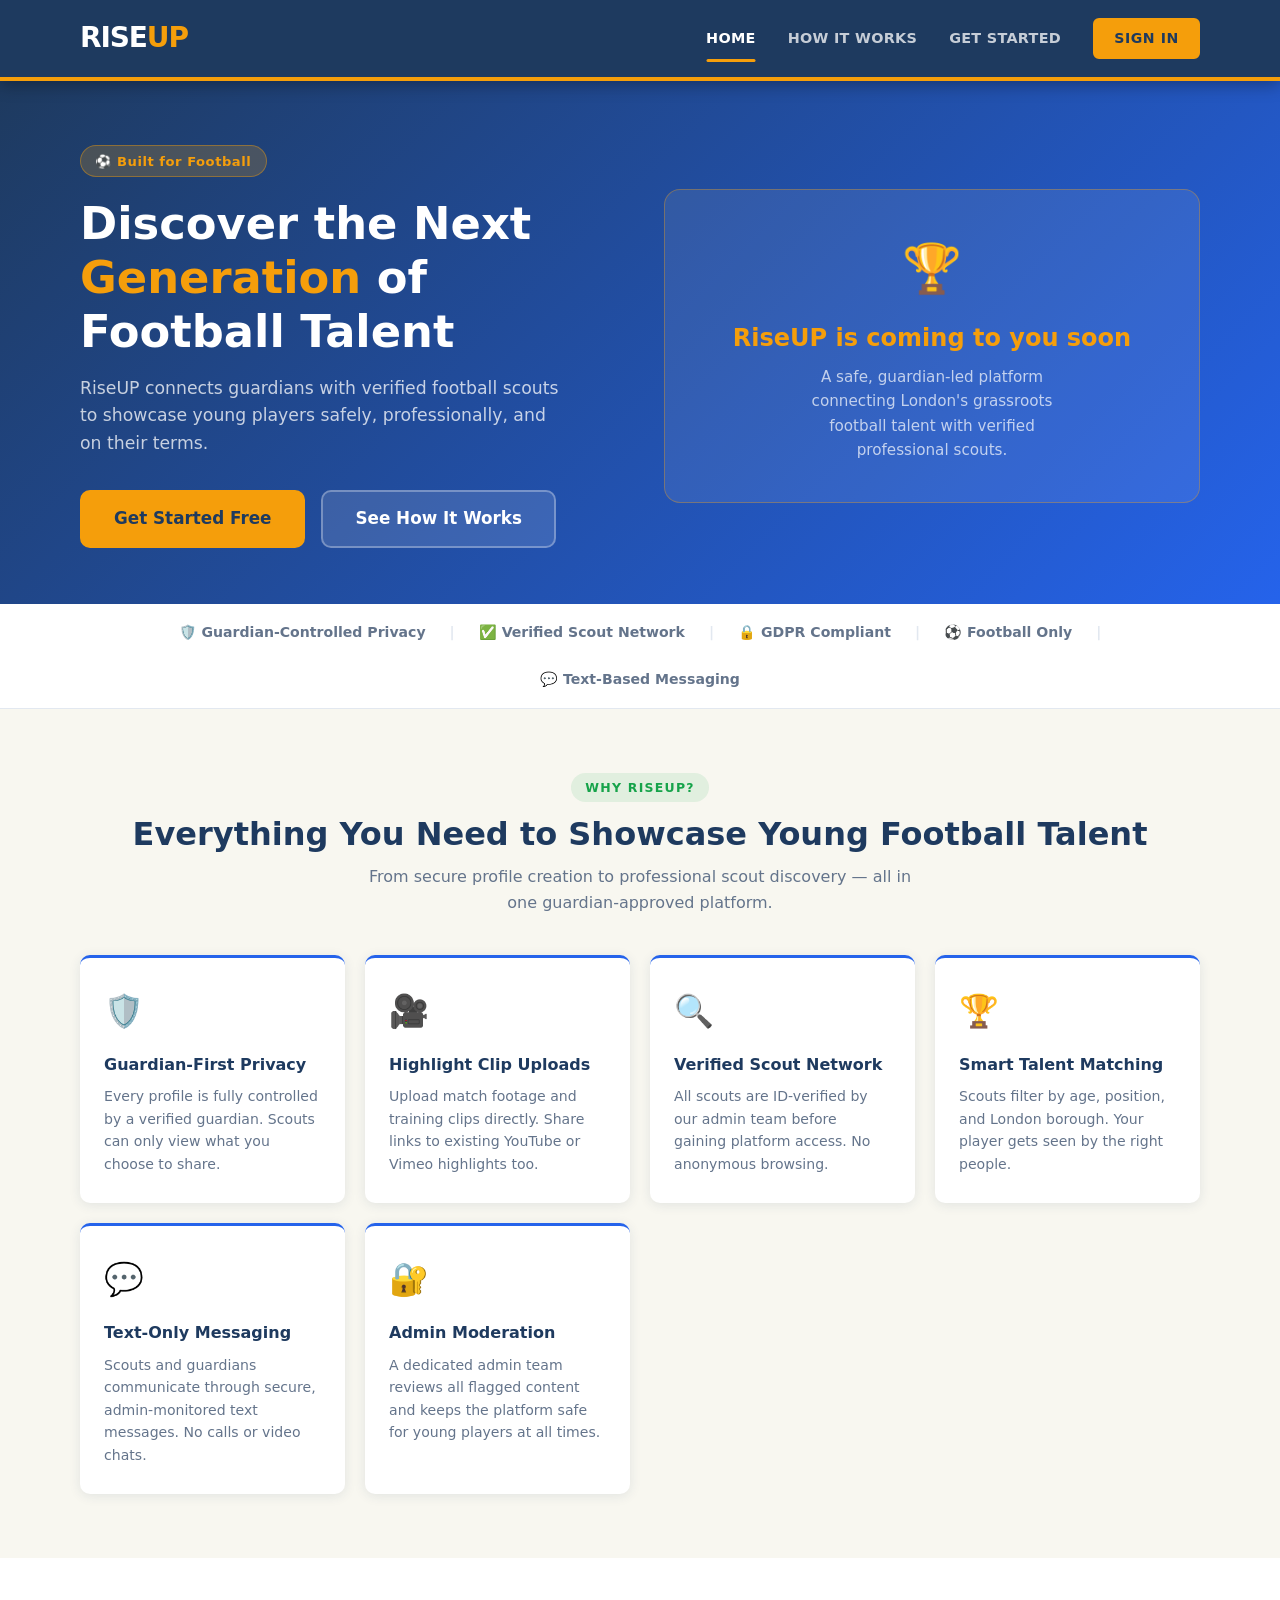
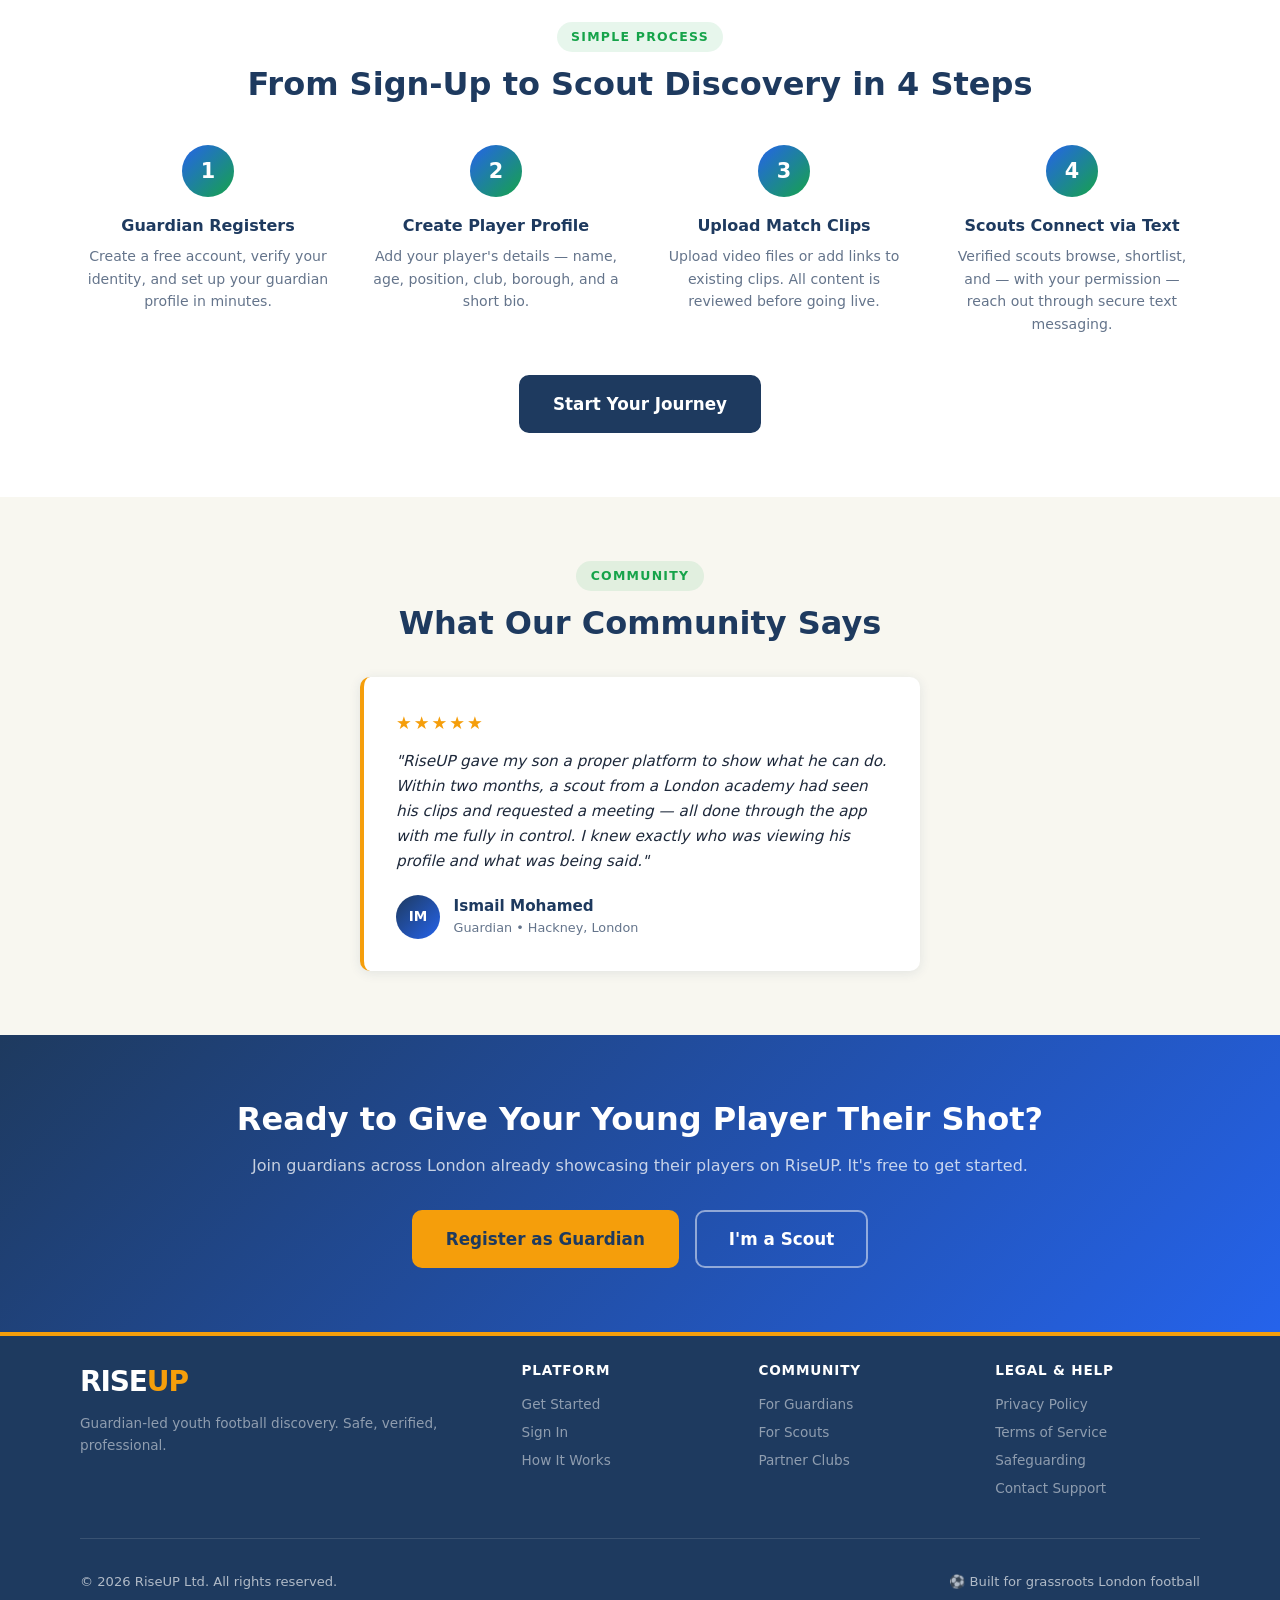
<file: index.html>
<!DOCTYPE html>
<html lang="en">
<head>
  <meta charset="UTF-8" />
  <meta name="viewport" content="width=device-width, initial-scale=1.0" />
  <title>RiseUP – Guardian-Led Youth Football Discovery</title>
  <link rel="stylesheet" href="style.css" />
  <style>
    /* ── Hero ── */
    .hero { background: linear-gradient(135deg, var(--navy) 0%, var(--blue) 100%); padding: 4rem 0 3.5rem; }
    .hero-inner { display: grid; grid-template-columns: 1fr 1fr; gap: 3rem; align-items: center; }
    .hero-tag { display: inline-block; background: rgba(245,158,11,.2); border: 1px solid rgba(245,158,11,.4); color: var(--gold); font-size: .82rem; font-weight: 700; padding: .3rem .9rem; border-radius: 999px; margin-bottom: 1.25rem; letter-spacing: .04em; }
    .hero-copy h1 { color: var(--white); }
    .hero-copy h1 span { color: var(--gold); }
    .hero-copy > p { color: rgba(255,255,255,.75); font-size: 1.08rem; margin: 1rem 0 2rem; max-width: 480px; }
    .hero-actions { display: flex; gap: 1rem; flex-wrap: wrap; }
    .btn-secondary { background: rgba(255,255,255,.12); color: var(--white); border: 2px solid rgba(255,255,255,.3); }
    .btn-secondary:hover { background: rgba(255,255,255,.22); border-color: rgba(255,255,255,.5); color: var(--white); text-decoration: none; }
    .coming-soon-box {
      background: rgba(255,255,255,.08);
      border: 1px solid rgba(245,158,11,.35);
      border-radius: 16px;
      padding: 2.5rem 2rem;
      text-align: center;
      color: var(--white);
    }
    .coming-soon-box .cs-emoji { font-size: 3rem; margin-bottom: .75rem; }
    .coming-soon-box h3 { font-size: 1.5rem; color: var(--gold); margin-bottom: .5rem; }
    .coming-soon-box p { color: rgba(255,255,255,.7); font-size: .95rem; max-width: 280px; margin: 0 auto; }

    /* ── Trust bar ── */
    .trust-bar { background: var(--white); padding: 1.1rem 0; border-bottom: 1px solid var(--grey-light); }
    .trust-bar-inner { display: flex; gap: 1.5rem; align-items: center; flex-wrap: wrap; justify-content: center; color: var(--text-muted); font-size: .88rem; font-weight: 600; }
    .trust-bar-inner span.sep { color: var(--grey-light); }

    /* ── Features ── */
    .features { padding: 4rem 0; background: var(--light); }
    .section-header { margin-bottom: 2.5rem; }
    .text-center { text-align: center; }
    .section-label { display: inline-block; font-size: .78rem; font-weight: 700; text-transform: uppercase; letter-spacing: .1em; color: var(--green); background: rgba(22,163,74,.1); padding: .3rem .9rem; border-radius: 999px; margin-bottom: .75rem; }
    .section-header h2 { color: var(--navy); }
    .section-header p { color: var(--text-muted); max-width: 560px; margin: .5rem auto 0; }
    .features-grid { display: grid; grid-template-columns: repeat(auto-fit, minmax(240px, 1fr)); gap: 1.25rem; }
    .feature-card { background: var(--white); border-radius: var(--radius); padding: 1.75rem 1.5rem; box-shadow: var(--shadow); border-top: 3px solid var(--blue); transition: transform var(--transition); }
    .feature-card:hover { transform: translateY(-3px); }
    .feature-icon { font-size: 2rem; margin-bottom: .9rem; }
    .feature-card h3 { font-size: 1rem; color: var(--navy); margin-bottom: .5rem; }
    .feature-card p { font-size: .88rem; color: var(--text-muted); margin: 0; }

    /* ── How it works ── */
    .how-it-works { padding: 4rem 0; background: var(--white); }
    .steps-grid { display: grid; grid-template-columns: repeat(auto-fit, minmax(200px, 1fr)); gap: 2rem; margin-bottom: 2.5rem; }
    .step { text-align: center; }
    .step-num { width: 52px; height: 52px; border-radius: 50%; background: linear-gradient(135deg, var(--blue), var(--green)); color: var(--white); font-size: 1.3rem; font-weight: 800; display: grid; place-items: center; margin: 0 auto 1rem; }
    .step h3 { font-size: 1rem; color: var(--navy); margin-bottom: .4rem; }
    .step p { font-size: .88rem; color: var(--text-muted); margin: 0; }
    .mt-3 { margin-top: 1.5rem; }

    /* ── Testimonial ── */
    .testimonials { padding: 4rem 0; background: var(--light); }
    .testi-card { background: var(--white); border-radius: var(--radius); padding: 2rem; box-shadow: var(--shadow); max-width: 560px; margin: 0 auto; border-left: 4px solid var(--gold); }
    .stars { color: var(--gold); font-size: 1.1rem; margin-bottom: .75rem; letter-spacing: 2px; }
    .testi-text { font-size: .95rem; color: var(--text); line-height: 1.65; margin-bottom: 1.25rem; font-style: italic; }
    .testi-author { display: flex; align-items: center; gap: .85rem; }
    .testi-avatar { width: 44px; height: 44px; border-radius: 50%; background: linear-gradient(135deg, var(--navy), var(--blue)); color: var(--white); font-size: .85rem; font-weight: 800; display: grid; place-items: center; flex-shrink: 0; }
    .testi-name { font-weight: 700; color: var(--navy); font-size: .95rem; }
    .testi-role { font-size: .8rem; color: var(--text-muted); }

    /* ── CTA ── */
    .cta-banner { background: linear-gradient(135deg, var(--navy), var(--blue)); padding: 4rem 0; text-align: center; color: var(--white); }
    .cta-banner h2 { color: var(--white); margin-bottom: .75rem; }
    .cta-banner p { color: rgba(255,255,255,.75); margin-bottom: 2rem; }
    .cta-actions { display: flex; gap: 1rem; justify-content: center; flex-wrap: wrap; }
    .btn-outline-white { background: transparent; color: var(--white); border: 2px solid rgba(255,255,255,.5); }
    .btn-outline-white:hover { background: rgba(255,255,255,.12); color: var(--white); text-decoration: none; }

    /* ── Footer extras ── */
    .footer-grid { display: grid; grid-template-columns: 2fr 1fr 1fr 1fr; gap: 2rem; margin-bottom: 2rem; padding-bottom: 2rem; border-bottom: 1px solid rgba(255,255,255,.12); }
    .footer-brand p { font-size: .85rem; color: rgba(255,255,255,.5); margin-top: .5rem; }
    .footer-col h4 { font-size: .85rem; font-weight: 700; color: var(--white); text-transform: uppercase; letter-spacing: .06em; margin-bottom: .75rem; }
    .footer-col a { display: block; font-size: .85rem; color: rgba(255,255,255,.5); margin-bottom: .4rem; }
    .footer-col a:hover { color: var(--gold); text-decoration: none; }

    @media (max-width: 860px) {
      .hero-inner { grid-template-columns: 1fr; }
      .coming-soon-box { display: none; }
      .footer-grid { grid-template-columns: 1fr 1fr; }
    }
    @media (max-width: 500px) {
      .footer-grid { grid-template-columns: 1fr; }
    }
  </style>
</head>
<body>

<!-- Header -->
<header class="site-header">
  <div class="container">
    <div class="header-inner">
      <a href="index.html" class="logo">
        <span class="logo-text">Rise<span>UP</span></span>
      </a>
      <nav class="site-nav">
        <a href="index.html" class="active">Home</a>
        <a href="#how-it-works">How It Works</a>
        <a href="login.html">Get Started</a>
        <a href="login.html" class="nav-cta">Sign In</a>
      </nav>
    </div>
  </div>
</header>

<main>

  <!-- Hero -->
  <section class="hero">
    <div class="container">
      <div class="hero-inner">
        <div class="hero-copy">
          <div class="hero-tag">&#9917; Built for Football</div>
          <h1>Discover the Next <span>Generation</span> of Football Talent</h1>
          <p>RiseUP connects guardians with verified football scouts to showcase young players safely, professionally, and on their terms.</p>
          <div class="hero-actions">
            <a href="login.html" class="btn btn-primary btn-lg">Get Started Free</a>
            <a href="#how-it-works" class="btn btn-secondary btn-lg">See How It Works</a>
          </div>
        </div>
        <div class="coming-soon-box">
          <div class="cs-emoji">&#127942;</div>
          <h3>RiseUP is coming to you soon</h3>
          <p>A safe, guardian-led platform connecting London's grassroots football talent with verified professional scouts.</p>
        </div>
      </div>
    </div>
  </section>

  <!-- Trust bar -->
  <div class="trust-bar">
    <div class="container">
      <div class="trust-bar-inner">
        <span>&#128737;&#65039; Guardian-Controlled Privacy</span>
        <span class="sep">|</span>
        <span>&#9989; Verified Scout Network</span>
        <span class="sep">|</span>
        <span>&#128274; GDPR Compliant</span>
        <span class="sep">|</span>
        <span>&#9917; Football Only</span>
        <span class="sep">|</span>
        <span>&#128172; Text-Based Messaging</span>
      </div>
    </div>
  </div>

  <!-- Features -->
  <section class="features" id="features">
    <div class="container">
      <div class="section-header text-center">
        <span class="section-label">Why RiseUP?</span>
        <h2>Everything You Need to Showcase Young Football Talent</h2>
        <p>From secure profile creation to professional scout discovery — all in one guardian-approved platform.</p>
      </div>
      <div class="features-grid">
        <div class="feature-card">
          <div class="feature-icon">&#128737;&#65039;</div>
          <h3>Guardian-First Privacy</h3>
          <p>Every profile is fully controlled by a verified guardian. Scouts can only view what you choose to share.</p>
        </div>
        <div class="feature-card">
          <div class="feature-icon">&#127909;</div>
          <h3>Highlight Clip Uploads</h3>
          <p>Upload match footage and training clips directly. Share links to existing YouTube or Vimeo highlights too.</p>
        </div>
        <div class="feature-card">
          <div class="feature-icon">&#128269;</div>
          <h3>Verified Scout Network</h3>
          <p>All scouts are ID-verified by our admin team before gaining platform access. No anonymous browsing.</p>
        </div>
        <div class="feature-card">
          <div class="feature-icon">&#127942;</div>
          <h3>Smart Talent Matching</h3>
          <p>Scouts filter by age, position, and London borough. Your player gets seen by the right people.</p>
        </div>
        <div class="feature-card">
          <div class="feature-icon">&#128172;</div>
          <h3>Text-Only Messaging</h3>
          <p>Scouts and guardians communicate through secure, admin-monitored text messages. No calls or video chats.</p>
        </div>
        <div class="feature-card">
          <div class="feature-icon">&#128272;</div>
          <h3>Admin Moderation</h3>
          <p>A dedicated admin team reviews all flagged content and keeps the platform safe for young players at all times.</p>
        </div>
      </div>
    </div>
  </section>

  <!-- How It Works -->
  <section class="how-it-works" id="how-it-works">
    <div class="container">
      <div class="section-header text-center">
        <span class="section-label">Simple Process</span>
        <h2>From Sign-Up to Scout Discovery in 4 Steps</h2>
      </div>
      <div class="steps-grid">
        <div class="step">
          <div class="step-num">1</div>
          <h3>Guardian Registers</h3>
          <p>Create a free account, verify your identity, and set up your guardian profile in minutes.</p>
        </div>
        <div class="step">
          <div class="step-num">2</div>
          <h3>Create Player Profile</h3>
          <p>Add your player's details — name, age, position, club, borough, and a short bio.</p>
        </div>
        <div class="step">
          <div class="step-num">3</div>
          <h3>Upload Match Clips</h3>
          <p>Upload video files or add links to existing clips. All content is reviewed before going live.</p>
        </div>
        <div class="step">
          <div class="step-num">4</div>
          <h3>Scouts Connect via Text</h3>
          <p>Verified scouts browse, shortlist, and — with your permission — reach out through secure text messaging.</p>
        </div>
      </div>
      <div class="text-center mt-3">
        <a href="login.html" class="btn btn-navy btn-lg">Start Your Journey</a>
      </div>
    </div>
  </section>

  <!-- Testimonial -->
  <section class="testimonials">
    <div class="container">
      <div class="section-header text-center" style="margin-bottom:2rem;">
        <span class="section-label">Community</span>
        <h2>What Our Community Says</h2>
      </div>
      <div class="testi-card">
        <div class="stars">&#9733;&#9733;&#9733;&#9733;&#9733;</div>
        <p class="testi-text">"RiseUP gave my son a proper platform to show what he can do. Within two months, a scout from a London academy had seen his clips and requested a meeting — all done through the app with me fully in control. I knew exactly who was viewing his profile and what was being said."</p>
        <div class="testi-author">
          <div class="testi-avatar">IM</div>
          <div>
            <div class="testi-name">Ismail Mohamed</div>
            <div class="testi-role">Guardian &bull; Hackney, London</div>
          </div>
        </div>
      </div>
    </div>
  </section>

  <!-- CTA -->
  <section class="cta-banner">
    <div class="container">
      <h2>Ready to Give Your Young Player Their Shot?</h2>
      <p>Join guardians across London already showcasing their players on RiseUP. It's free to get started.</p>
      <div class="cta-actions">
        <a href="login.html" class="btn btn-primary btn-lg">Register as Guardian</a>
        <a href="login.html" class="btn btn-outline-white btn-lg">I'm a Scout</a>
      </div>
    </div>
  </section>

</main>

<!-- Footer -->
<footer class="site-footer">
  <div class="container">
    <div class="footer-grid">
      <div class="footer-brand">
        <a href="index.html" class="logo">
          <span class="logo-text">Rise<span>UP</span></span>
        </a>
        <p>Guardian-led youth football discovery. Safe, verified, professional.</p>
      </div>
      <div class="footer-col">
        <h4>Platform</h4>
        <a href="login.html">Get Started</a>
        <a href="login.html">Sign In</a>
        <a href="#how-it-works">How It Works</a>
      </div>
      <div class="footer-col">
        <h4>Community</h4>
        <a href="#">For Guardians</a>
        <a href="#">For Scouts</a>
        <a href="#">Partner Clubs</a>
      </div>
      <div class="footer-col">
        <h4>Legal &amp; Help</h4>
        <a href="#">Privacy Policy</a>
        <a href="#">Terms of Service</a>
        <a href="#">Safeguarding</a>
        <a href="#">Contact Support</a>
      </div>
    </div>
    <div class="footer-bottom">
      <span>&copy; 2026 RiseUP Ltd. All rights reserved.</span>
      <span>&#9917; Built for grassroots London football</span>
    </div>
  </div>
</footer>

</body>
</html>
</file>
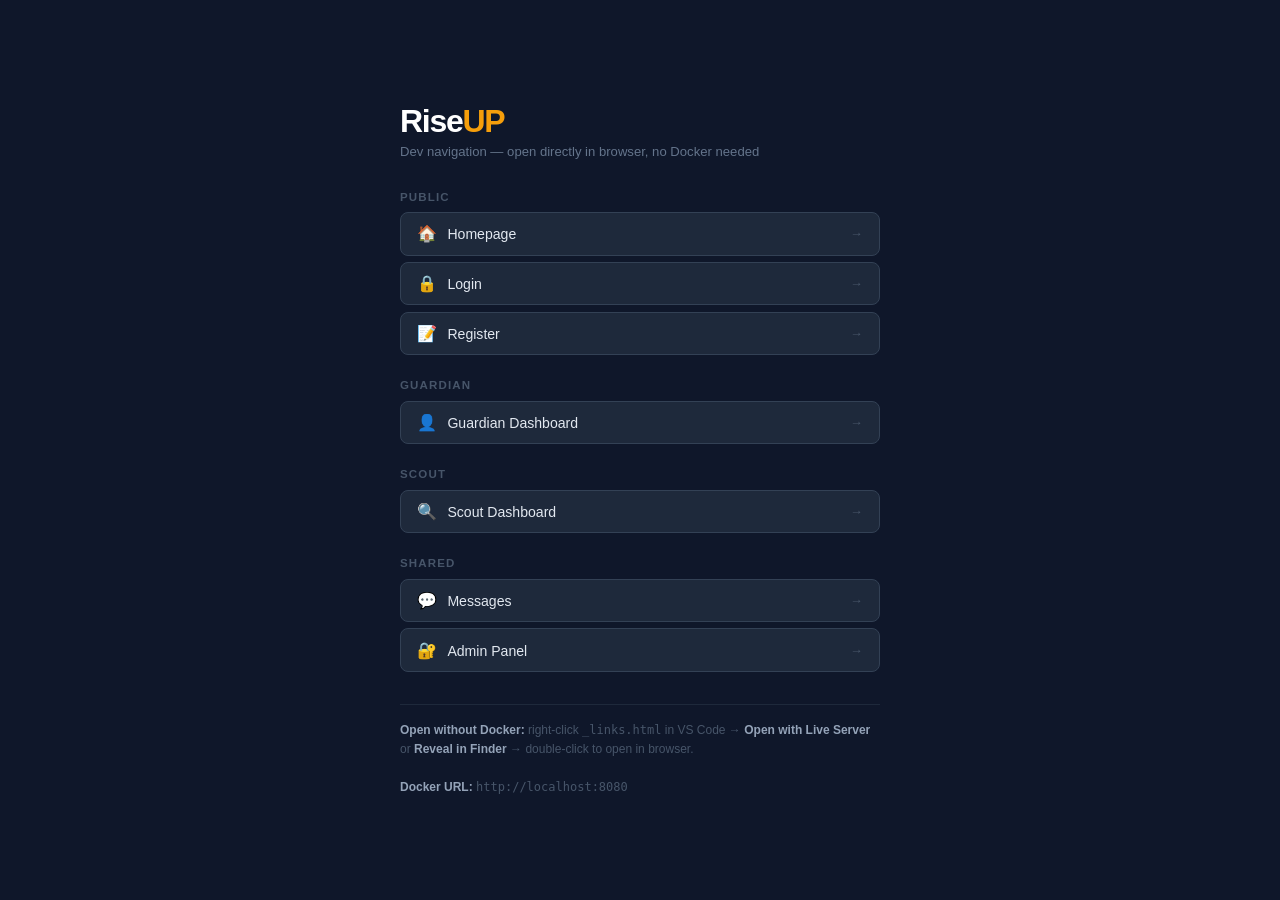
<file: _links.html>
<!DOCTYPE html>
<html lang="en">
<head>
  <meta charset="UTF-8" />
  <title>RiseUP – Dev Links</title>
  <style>
    body { font-family: 'Segoe UI', sans-serif; background: #0f172a; color: #e2e8f0; min-height: 100vh; display: flex; align-items: center; justify-content: center; margin: 0; }
    .wrap { width: 100%; max-width: 480px; padding: 2rem; }
    .logo { font-size: 2rem; font-weight: 900; color: #fff; letter-spacing: -.04em; margin-bottom: .25rem; }
    .logo span { color: #f59e0b; }
    .sub { font-size: .82rem; color: #64748b; margin-bottom: 2rem; }
    h3 { font-size: .72rem; text-transform: uppercase; letter-spacing: .1em; color: #475569; font-weight: 700; margin: 1.5rem 0 .6rem; }
    h3:first-of-type { margin-top: 0; }
    a.link-btn {
      display: flex; align-items: center; justify-content: space-between;
      background: #1e293b; border: 1px solid #334155; border-radius: 8px;
      padding: .7rem 1rem; margin-bottom: .4rem; color: #e2e8f0;
      text-decoration: none; font-size: .88rem; font-weight: 500;
      transition: background .15s, border-color .15s;
    }
    a.link-btn:hover { background: #1e3a5f; border-color: #f59e0b; color: #fff; }
    a.link-btn .icon { font-size: 1rem; margin-right: .65rem; }
    a.link-btn .arrow { color: #475569; font-size: .8rem; }
    a.link-btn:hover .arrow { color: #f59e0b; }
    .note { font-size: .75rem; color: #475569; margin-top: 2rem; line-height: 1.6; border-top: 1px solid #1e293b; padding-top: 1rem; }
    .note b { color: #94a3b8; }
  </style>
</head>
<body>
  <div class="wrap">
    <div class="logo">Rise<span>UP</span></div>
    <div class="sub">Dev navigation — open directly in browser, no Docker needed</div>

    <h3>Public</h3>
    <a class="link-btn" href="index.html"><span><span class="icon">&#127968;</span>Homepage</span><span class="arrow">&#8594;</span></a>
    <a class="link-btn" href="login.html"><span><span class="icon">&#128274;</span>Login</span><span class="arrow">&#8594;</span></a>
    <a class="link-btn" href="register.html"><span><span class="icon">&#128221;</span>Register</span><span class="arrow">&#8594;</span></a>

    <h3>Guardian</h3>
    <a class="link-btn" href="guardian-dashboard.html"><span><span class="icon">&#128100;</span>Guardian Dashboard</span><span class="arrow">&#8594;</span></a>

    <h3>Scout</h3>
    <a class="link-btn" href="scout-dashboard.html"><span><span class="icon">&#128269;</span>Scout Dashboard</span><span class="arrow">&#8594;</span></a>

    <h3>Shared</h3>
    <a class="link-btn" href="messages.html"><span><span class="icon">&#128172;</span>Messages</span><span class="arrow">&#8594;</span></a>
    <a class="link-btn" href="admin-dashboard.html"><span><span class="icon">&#128272;</span>Admin Panel</span><span class="arrow">&#8594;</span></a>

    <div class="note">
      <b>Open without Docker:</b> right-click <code>_links.html</code> in VS Code → <b>Open with Live Server</b> or <b>Reveal in Finder</b> → double-click to open in browser.<br><br>
      <b>Docker URL:</b> <code>http://localhost:8080</code>
    </div>
  </div>
</body>
</html>
</file>
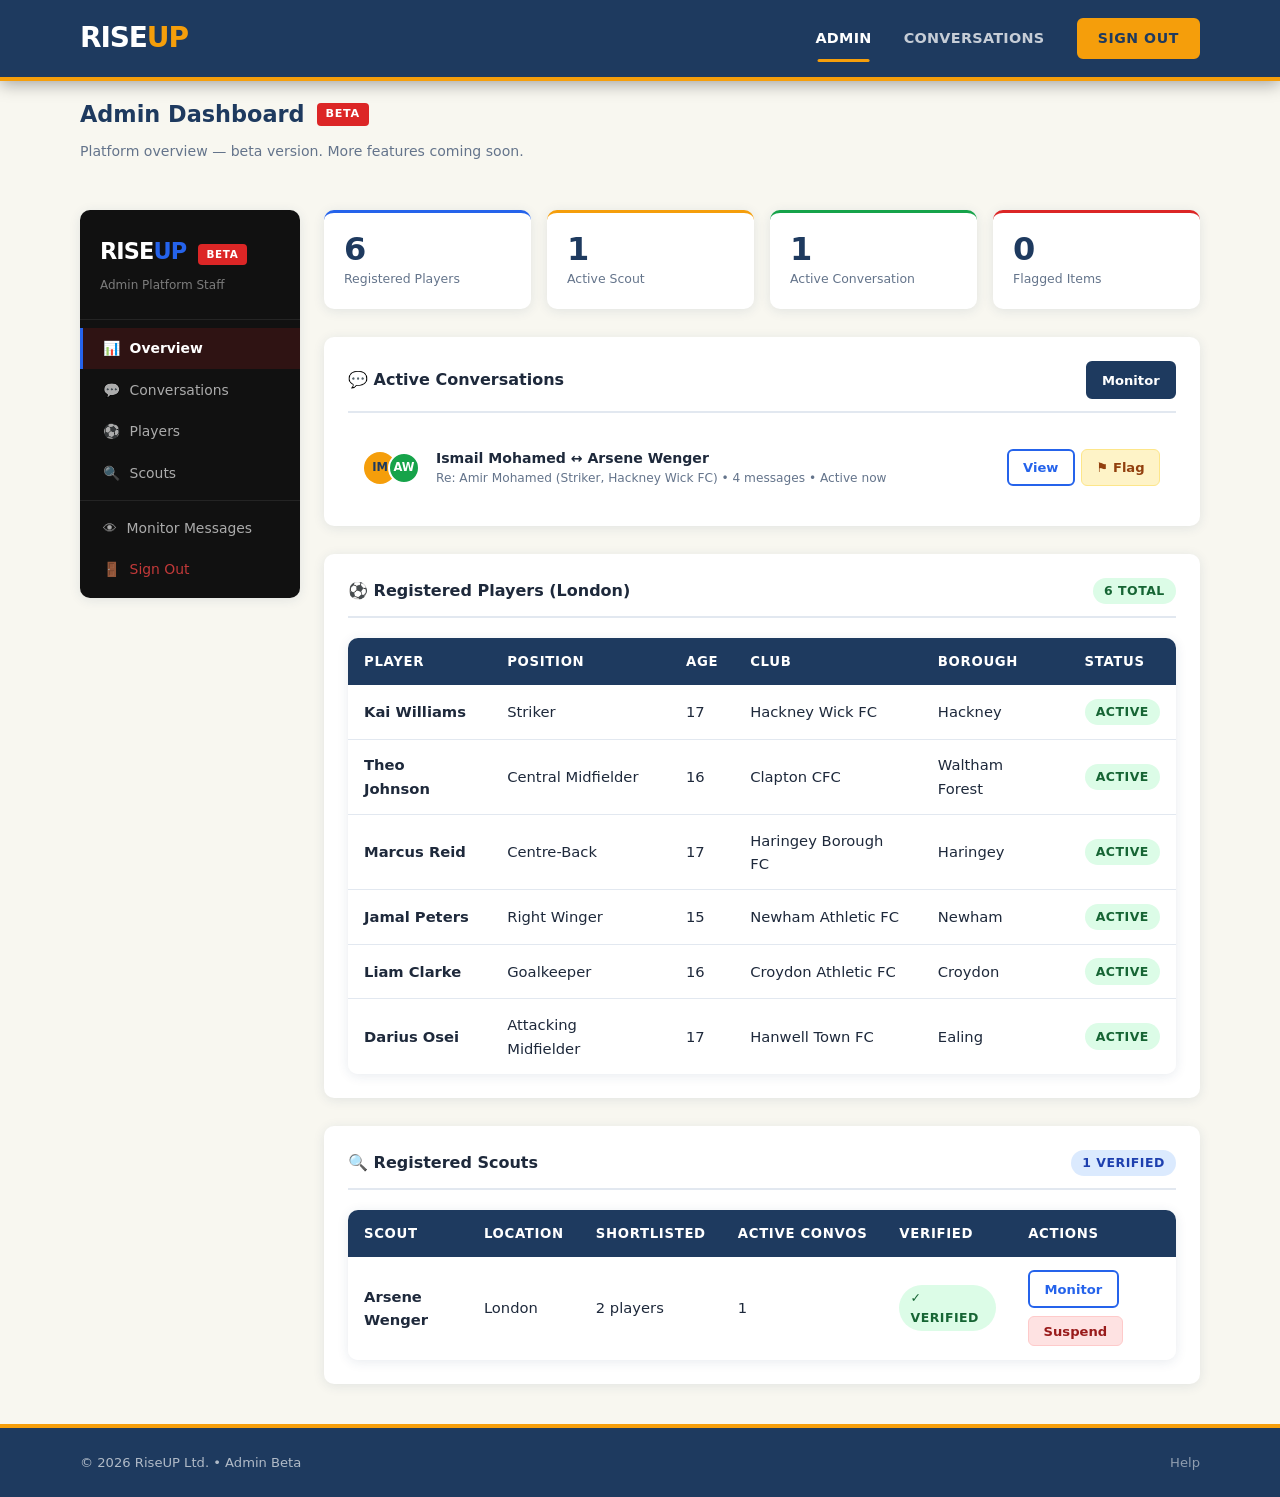
<file: admin-dashboard.html>
<!DOCTYPE html>
<html lang="en">
<head>
  <meta charset="UTF-8" />
  <meta name="viewport" content="width=device-width, initial-scale=1.0" />
  <title>Admin Panel (Beta) – RiseUP</title>
  <link rel="stylesheet" href="style.css" />
  <style>
    .admin-layout {
      display: grid;
      grid-template-columns: 220px 1fr;
      gap: 1.5rem;
      padding: 1.5rem 0 2.5rem;
      align-items: start;
    }
    .admin-sidebar {
      background: #111;
      border-radius: var(--radius);
      box-shadow: var(--shadow);
      overflow: hidden;
      position: sticky;
      top: 80px;
    }
    .admin-sidebar-header {
      padding: 1.5rem 1.25rem;
      border-bottom: 1px solid rgba(255,255,255,.08);
    }
    .admin-sidebar-header .logo-text { font-size:1.4rem; font-weight:900; color:var(--white); }
    .admin-sidebar-header .logo-text span { color:var(--blue); }
    .beta-pill {
      display:inline-block;
      background:var(--red);
      color:var(--white);
      font-size:.65rem;
      font-weight:700;
      text-transform:uppercase;
      letter-spacing:.06em;
      padding:.12rem .55rem;
      border-radius:4px;
      margin-left:.4rem;
      vertical-align:middle;
    }
    .admin-sidebar-header p { font-size:.75rem; color:rgba(255,255,255,.45); margin:.35rem 0 0; }
    .admin-nav { padding:.5rem 0; }
    .admin-nav a {
      display:flex;
      align-items:center;
      gap:.6rem;
      padding:.6rem 1.25rem;
      font-size:.87rem;
      color:rgba(255,255,255,.65);
      text-decoration:none;
      transition:.2s;
      border-left:3px solid transparent;
    }
    .admin-nav a:hover { background:rgba(255,255,255,.06); color:var(--white); border-left-color:var(--blue); }
    .admin-nav a.active { background:rgba(220,38,38,.15); color:var(--white); font-weight:600; border-left-color:var(--blue); }
    .admin-nav .nav-divider { height:1px; background:rgba(255,255,255,.08); margin:.4rem 0; }
    .admin-nav a.danger { color:rgba(239,68,68,.8); }

    /* Overview cards */
    .overview-grid {
      display:grid;
      grid-template-columns:repeat(4,1fr);
      gap:1rem;
      margin-bottom:1.75rem;
    }
    .ov-card {
      background:var(--white);
      border-radius:var(--radius);
      box-shadow:var(--shadow);
      padding:1.25rem;
      border-top:3px solid var(--blue);
    }
    .ov-card.gold { border-top-color:var(--gold); }
    .ov-card.green { border-top-color:var(--green); }
    .ov-card.red { border-top-color:var(--red); }
    .ov-val { font-size:2rem; font-weight:800; color:var(--navy); line-height:1; }
    .ov-lbl { font-size:.78rem; color:var(--text-muted); margin-top:.25rem; }

    /* Conversation monitor */
    .conv-row {
      display:flex;
      align-items:center;
      gap:1rem;
      padding:.85rem 1rem;
      border-bottom:1px solid var(--grey-light);
      transition:.2s;
    }
    .conv-row:last-child { border-bottom:none; }
    .conv-row:hover { background:var(--light); }
    .conv-av-pair { display:flex; }
    .conv-av {
      width:32px; height:32px;
      border-radius:50%;
      display:grid;
      place-items:center;
      font-size:.72rem;
      font-weight:800;
      flex-shrink:0;
    }
    .conv-av.g { background:var(--gold); color:var(--navy); }
    .conv-av.s { background:var(--green); color:var(--white); margin-left:-8px; border:2px solid var(--white); }
    .conv-info { flex:1; min-width:0; }
    .conv-info h4 { font-size:.88rem; color:var(--text); white-space:nowrap; overflow:hidden; text-overflow:ellipsis; }
    .conv-info p { font-size:.76rem; color:var(--text-muted); margin:0; }
    .conv-actions { display:flex; gap:.4rem; flex-shrink:0; }

    /* User table */
    .users-table-wrap { overflow-x:auto; border-radius:var(--radius); box-shadow:var(--shadow); }

    @media(max-width:900px){
      .admin-layout { grid-template-columns:1fr; }
      .admin-sidebar { position:static; }
      .overview-grid { grid-template-columns:1fr 1fr; }
    }
  </style>
</head>
<body>

<header class="site-header">
  <div class="container">
    <div class="header-inner">
      <a href="login.html" class="logo">
        <span class="logo-text">Rise<span>UP</span></span>
      </a>
      <nav class="site-nav">
        <a href="admin-dashboard.html" class="active">Admin</a>
        <a href="messages.html">Conversations</a>
        <a href="login.html" class="btn btn-primary nav-cta">Sign Out</a>
      </nav>
    </div>
  </div>
</header>

<main>
  <div class="container">

    <div style="padding:1.25rem 0 .75rem; display:flex; align-items:center; gap:.75rem;">
      <h1 style="font-size:1.4rem; color:var(--navy);">Admin Dashboard</h1>
      <span style="background:var(--red); color:var(--white); font-size:.7rem; font-weight:700; text-transform:uppercase; padding:.15rem .55rem; border-radius:4px; letter-spacing:.06em;">BETA</span>
    </div>
    <p style="color:var(--text-muted); font-size:.88rem; margin-bottom:1.5rem;">Platform overview — beta version. More features coming soon.</p>

    <div class="admin-layout">

      <!-- Admin Sidebar -->
      <aside class="admin-sidebar">
        <div class="admin-sidebar-header">
          <div>
            <span class="logo-text">Rise<span>UP</span></span>
            <span class="beta-pill">BETA</span>
          </div>
          <p>Admin Platform Staff</p>
        </div>
        <nav class="admin-nav">
          <a href="#overview" class="active"><span>&#128202;</span> Overview</a>
          <a href="#conversations"><span>&#128172;</span> Conversations</a>
          <a href="#players"><span>&#9917;</span> Players</a>
          <a href="#scouts"><span>&#128269;</span> Scouts</a>
          <div class="nav-divider"></div>
          <a href="messages.html"><span>&#128065;</span> Monitor Messages</a>
          <a href="login.html" class="danger"><span>&#128682;</span> Sign Out</a>
        </nav>
      </aside>

      <!-- Main Content -->
      <div class="main-content">

        <!-- Overview stats -->
        <section id="overview" style="margin-bottom:1.75rem;">
          <div class="overview-grid">
            <div class="ov-card">
              <div class="ov-val">6</div>
              <div class="ov-lbl">Registered Players</div>
            </div>
            <div class="ov-card gold">
              <div class="ov-val">1</div>
              <div class="ov-lbl">Active Scout</div>
            </div>
            <div class="ov-card green">
              <div class="ov-val">1</div>
              <div class="ov-lbl">Active Conversation</div>
            </div>
            <div class="ov-card red">
              <div class="ov-val">0</div>
              <div class="ov-lbl">Flagged Items</div>
            </div>
          </div>
        </section>

        <!-- Conversations -->
        <section id="conversations" style="margin-bottom:1.75rem;">
          <div class="card">
            <div class="card-header">
              <h3 style="font-size:1rem;">&#128172; Active Conversations</h3>
              <a href="messages.html" class="btn btn-navy btn-sm">Monitor</a>
            </div>
            <div class="conv-row">
              <div class="conv-av-pair">
                <div class="conv-av g">IM</div>
                <div class="conv-av s">AW</div>
              </div>
              <div class="conv-info">
                <h4>Ismail Mohamed ↔ Arsene Wenger</h4>
                <p>Re: Amir Mohamed (Striker, Hackney Wick FC) &bull; 4 messages &bull; Active now</p>
              </div>
              <div class="conv-actions">
                <a href="messages.html" class="btn btn-outline btn-sm">View</a>
                <button class="btn btn-sm" style="background:#fef3c7; color:#92400e; border:1px solid #fde68a;">&#9873; Flag</button>
              </div>
            </div>
          </div>
        </section>

        <!-- Players -->
        <section id="players" style="margin-bottom:1.75rem;">
          <div class="card">
            <div class="card-header">
              <h3 style="font-size:1rem;">&#9917; Registered Players (London)</h3>
              <span class="badge badge-approved">6 Total</span>
            </div>
            <div class="users-table-wrap">
              <table>
                <thead>
                  <tr>
                    <th>Player</th>
                    <th>Position</th>
                    <th>Age</th>
                    <th>Club</th>
                    <th>Borough</th>
                    <th>Status</th>
                  </tr>
                </thead>
                <tbody>
                  <tr>
                    <td><strong>Kai Williams</strong></td>
                    <td>Striker</td>
                    <td>17</td>
                    <td>Hackney Wick FC</td>
                    <td>Hackney</td>
                    <td><span class="badge badge-approved">Active</span></td>
                  </tr>
                  <tr>
                    <td><strong>Theo Johnson</strong></td>
                    <td>Central Midfielder</td>
                    <td>16</td>
                    <td>Clapton CFC</td>
                    <td>Waltham Forest</td>
                    <td><span class="badge badge-approved">Active</span></td>
                  </tr>
                  <tr>
                    <td><strong>Marcus Reid</strong></td>
                    <td>Centre-Back</td>
                    <td>17</td>
                    <td>Haringey Borough FC</td>
                    <td>Haringey</td>
                    <td><span class="badge badge-approved">Active</span></td>
                  </tr>
                  <tr>
                    <td><strong>Jamal Peters</strong></td>
                    <td>Right Winger</td>
                    <td>15</td>
                    <td>Newham Athletic FC</td>
                    <td>Newham</td>
                    <td><span class="badge badge-approved">Active</span></td>
                  </tr>
                  <tr>
                    <td><strong>Liam Clarke</strong></td>
                    <td>Goalkeeper</td>
                    <td>16</td>
                    <td>Croydon Athletic FC</td>
                    <td>Croydon</td>
                    <td><span class="badge badge-approved">Active</span></td>
                  </tr>
                  <tr>
                    <td><strong>Darius Osei</strong></td>
                    <td>Attacking Midfielder</td>
                    <td>17</td>
                    <td>Hanwell Town FC</td>
                    <td>Ealing</td>
                    <td><span class="badge badge-approved">Active</span></td>
                  </tr>
                </tbody>
              </table>
            </div>
          </div>
        </section>

        <!-- Scouts -->
        <section id="scouts">
          <div class="card">
            <div class="card-header">
              <h3 style="font-size:1rem;">&#128269; Registered Scouts</h3>
              <span class="badge badge-verified">1 Verified</span>
            </div>
            <div class="users-table-wrap">
              <table>
                <thead>
                  <tr>
                    <th>Scout</th>
                    <th>Location</th>
                    <th>Shortlisted</th>
                    <th>Active Convos</th>
                    <th>Verified</th>
                    <th>Actions</th>
                  </tr>
                </thead>
                <tbody>
                  <tr>
                    <td><strong>Arsene Wenger</strong></td>
                    <td>London</td>
                    <td>2 players</td>
                    <td>1</td>
                    <td><span class="badge badge-approved">&#10003; Verified</span></td>
                    <td class="td-actions">
                      <a href="messages.html" class="btn btn-outline btn-sm">Monitor</a>
                      <button class="btn btn-sm" style="background:#fee2e2; color:#991b1b; border:1px solid #fecaca;">Suspend</button>
                    </td>
                  </tr>
                </tbody>
              </table>
            </div>
          </div>
        </section>

      </div>
    </div>
  </div>
</main>

<footer class="site-footer">
  <div class="container">
    <div class="footer-bottom" style="border-top:none; padding-top:0;">
      <span>&copy; 2026 RiseUP Ltd. &bull; Admin Beta</span>
      <span><a href="#" style="color:rgba(255,255,255,.5);">Help</a></span>
    </div>
  </div>
</footer>

</body>
</html>
</file>
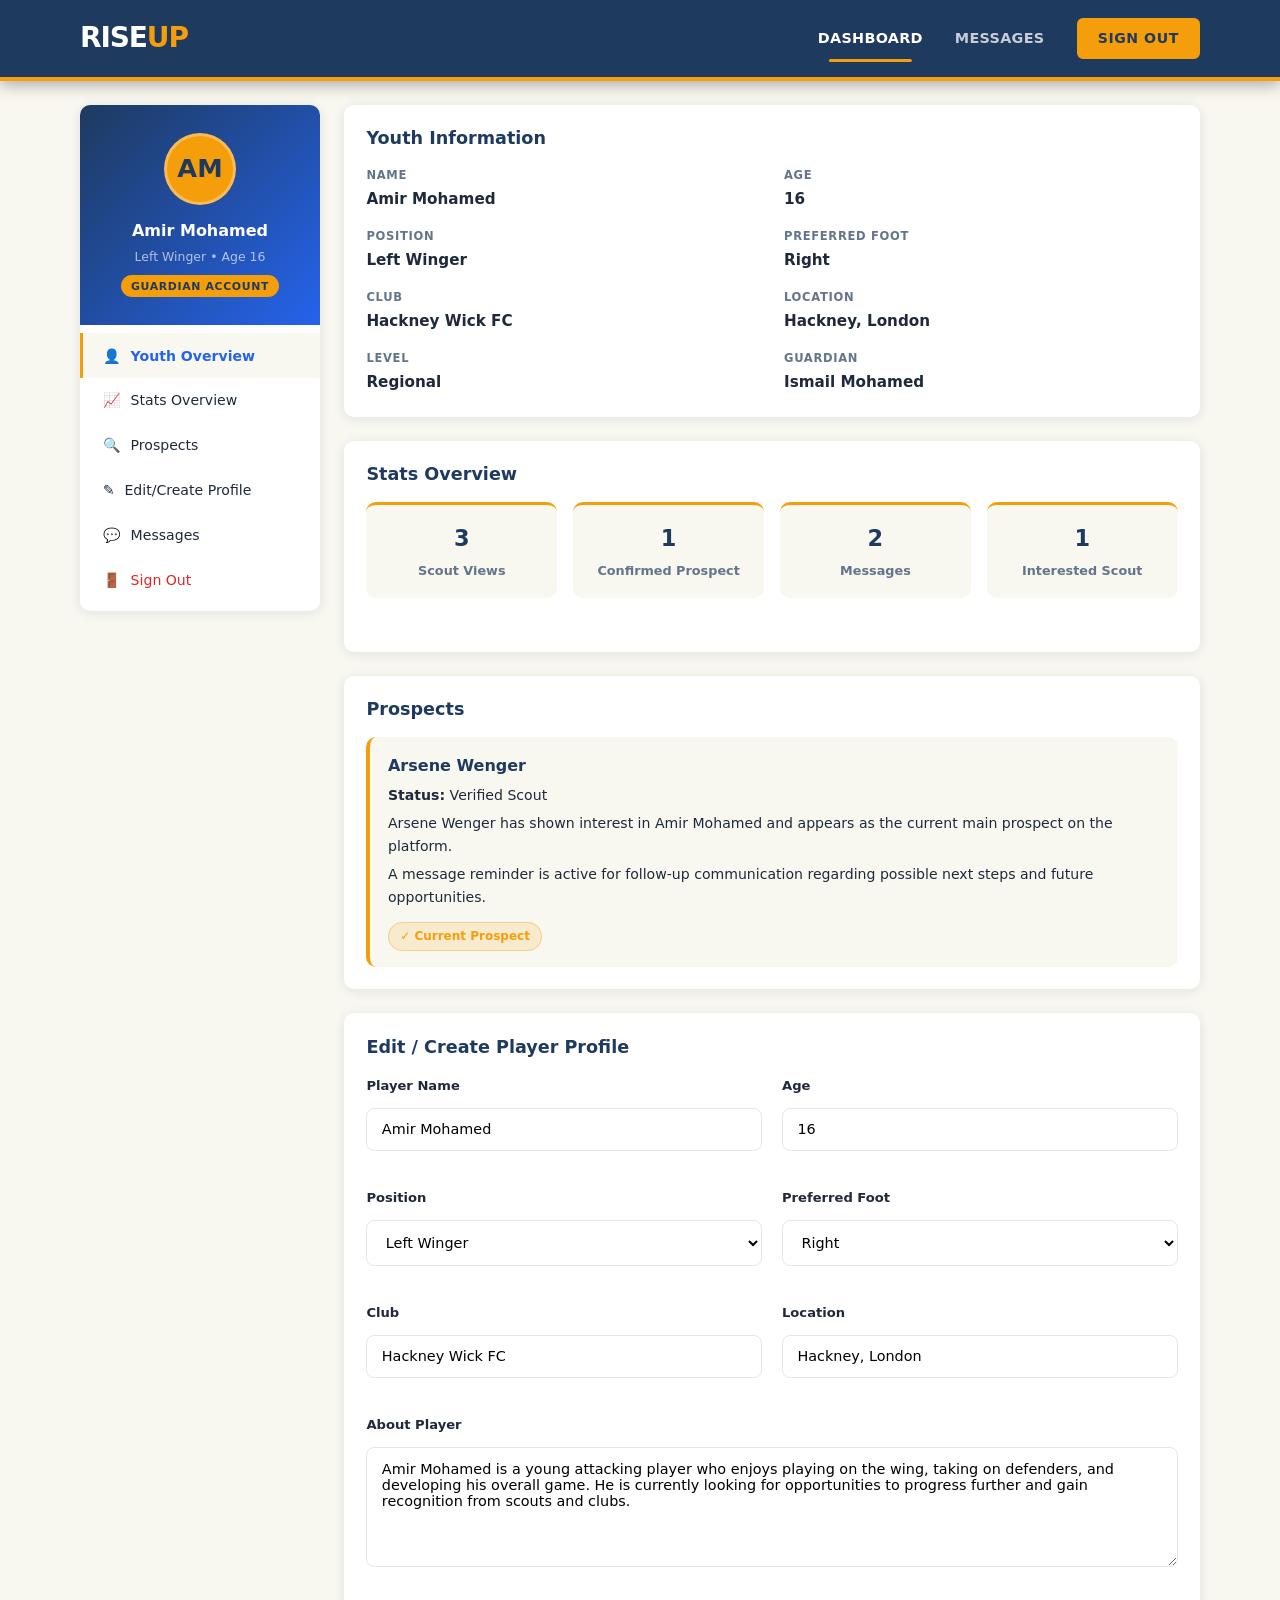
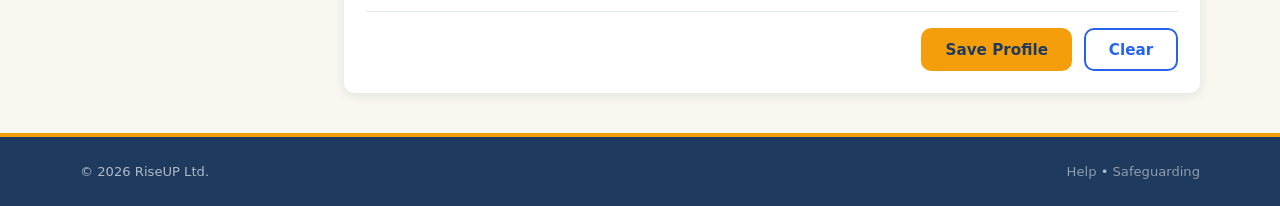
<file: guardian-dashboard.html>
<!DOCTYPE html>
<html lang="en">
<head>
  <meta charset="UTF-8" />
  <meta name="viewport" content="width=device-width, initial-scale=1.0" />
  <title>Guardian Dashboard – RiseUP</title>
  <link rel="stylesheet" href="style.css" />
  <style>
    .dash-layout {
      display: grid;
      grid-template-columns: 240px 1fr;
      gap: 1.5rem;
      padding: 1.5rem 0 2.5rem;
      align-items: start;
    }

    .profile-panel {
      background: var(--white);
      border-radius: var(--radius);
      box-shadow: var(--shadow);
      overflow: hidden;
      position: sticky;
      top: 80px;
    }

    .profile-panel-header {
      background: linear-gradient(135deg, var(--navy), var(--blue));
      padding: 1.75rem 1.25rem;
      text-align: center;
      color: var(--white);
    }

    .profile-avatar {
      width: 72px;
      height: 72px;
      border-radius: 50%;
      background: var(--gold);
      color: var(--navy);
      font-size: 1.6rem;
      font-weight: 800;
      display: grid;
      place-items: center;
      margin: 0 auto .85rem;
      border: 3px solid rgba(255,255,255,.3);
    }

    .profile-panel-header h3 {
      font-size: 1rem;
      color: var(--white);
      margin: 0;
    }

    .profile-panel-header p {
      font-size: .78rem;
      color: rgba(255,255,255,.65);
      margin: .2rem 0 0;
    }

    .profile-role-tag {
      display: inline-block;
      background: var(--gold);
      color: var(--navy);
      font-size: .68rem;
      font-weight: 700;
      text-transform: uppercase;
      letter-spacing: .06em;
      padding: .15rem .6rem;
      border-radius: 999px;
      margin-top: .5rem;
    }

    .profile-nav {
      padding: .5rem 0;
    }

    .profile-nav a {
      display: flex;
      align-items: center;
      gap: .6rem;
      padding: .7rem 1.25rem;
      font-size: .88rem;
      color: var(--text);
      text-decoration: none;
      transition: .2s;
      border-left: 3px solid transparent;
    }

    .profile-nav a:hover {
      background: var(--light);
      color: var(--blue);
      border-left-color: var(--blue);
    }

    .profile-nav a.active {
      background: var(--light);
      color: var(--blue);
      font-weight: 600;
      border-left-color: var(--gold);
    }

    .main-section {
      display: flex;
      flex-direction: column;
      gap: 1.5rem;
    }

    .section-card {
      background: var(--white);
      border-radius: var(--radius);
      box-shadow: var(--shadow);
      padding: 1.4rem;
    }

    .section-title {
      font-size: 1.1rem;
      color: var(--navy);
      margin-bottom: 1rem;
      font-weight: 800;
    }

    .player-overview {
      display: grid;
      grid-template-columns: 1fr 1fr;
      gap: 1rem 1.5rem;
    }

    .info-item {
      display: flex;
      flex-direction: column;
      gap: .15rem;
    }

    .info-item .label {
      font-size: .72rem;
      text-transform: uppercase;
      letter-spacing: .06em;
      color: var(--text-muted);
      font-weight: 700;
    }

    .info-item .value {
      font-size: .95rem;
      color: var(--text);
      font-weight: 600;
    }

    .stat-grid {
      display: grid;
      grid-template-columns: repeat(4, 1fr);
      gap: 1rem;
    }

    .stat-box {
      background: var(--light);
      border-radius: 10px;
      padding: 1rem;
      text-align: center;
      border-top: 3px solid var(--gold);
    }

    .stat-box h3 {
      font-size: 1.4rem;
      color: var(--navy);
      margin: 0 0 .25rem;
    }

    .stat-box p {
      margin: 0;
      font-size: .8rem;
      color: var(--text-muted);
      font-weight: 600;
    }

    .prospect-card {
      background: var(--light);
      border-radius: 10px;
      padding: 1rem 1.1rem;
      border-left: 4px solid var(--gold);
    }

    .prospect-card h4 {
      margin: 0 0 .35rem;
      color: var(--navy);
      font-size: 1rem;
    }

    .prospect-card p {
      margin: 0 0 .35rem;
      color: var(--text);
      font-size: .88rem;
      line-height: 1.6;
    }

    .prospect-tag {
      display: inline-block;
      margin-top: .5rem;
      font-size: .75rem;
      font-weight: 700;
      color: var(--gold);
      background: rgba(245,158,11,.15);
      border: 1px solid rgba(245,158,11,.35);
      padding: .25rem .7rem;
      border-radius: 999px;
    }

    .profile-form {
      display: grid;
      grid-template-columns: 1fr 1fr;
      gap: 1rem 1.25rem;
    }

    .form-group {
      display: flex;
      flex-direction: column;
      gap: .35rem;
    }

    .form-group.full {
      grid-column: 1 / -1;
    }

    .form-group label {
      font-size: .82rem;
      font-weight: 700;
      color: var(--text);
    }

    .form-group input,
    .form-group textarea,
    .form-group select {
      padding: .8rem .9rem;
      border: 1px solid var(--grey-light);
      border-radius: 8px;
      font-size: .9rem;
      font-family: inherit;
      background: var(--white);
    }

    .form-group textarea {
      min-height: 120px;
      resize: vertical;
    }

    .form-actions {
      grid-column: 1 / -1;
      display: flex;
      gap: .75rem;
      margin-top: .5rem;
    }

    @media(max-width: 900px) {
      .dash-layout {
        grid-template-columns: 1fr;
      }

      .profile-panel {
        position: static;
      }

      .stat-grid {
        grid-template-columns: 1fr 1fr;
      }

      .profile-form,
      .player-overview {
        grid-template-columns: 1fr;
      }
    }

    @media(max-width: 600px) {
      .stat-grid {
        grid-template-columns: 1fr;
      }

      .form-actions {
        flex-direction: column;
      }
    }
  </style>
</head>
<body>

<header class="site-header">
  <div class="container">
    <div class="header-inner">
      <a href="login.html" class="logo">
        <span class="logo-text">Rise<span>UP</span></span>
      </a>
      <nav class="site-nav">
        <a href="guardian-dashboard.html" class="active">Dashboard</a>
        <a href="messages.html">Messages</a>
        <a href="login.html" class="btn btn-primary nav-cta">Sign Out</a>
      </nav>
    </div>
  </div>
</header>

<main>
  <div class="container">
    <div class="dash-layout">

      <!-- Sidebar -->
      <aside class="profile-panel">
        <div class="profile-panel-header">
          <div class="profile-avatar">AM</div>
          <h3>Amir Mohamed</h3>
          <p>Left Winger &bull; Age 16</p>
          <span class="profile-role-tag">Guardian Account</span>
        </div>

        <nav class="profile-nav">
          <a href="#overview" class="active"><span>&#128100;</span> Youth Overview</a>
          <a href="#stats"><span>&#128200;</span> Stats Overview</a>
          <a href="#prospects"><span>&#128269;</span> Prospects</a>
          <a href="#profile-form"><span>&#9998;&#65039;</span> Edit/Create Profile</a>
          <a href="messages.html"><span>&#128172;</span> Messages</a>
          <a href="login.html" style="color:var(--red);"><span>&#128682;</span> Sign Out</a>
        </nav>
      </aside>

      <!-- Main Content -->
      <div class="main-section">

        <!-- Youth Overview -->
        <section id="overview" class="section-card">
          <h2 class="section-title">Youth Information</h2>
          <div class="player-overview">
            <div class="info-item">
              <span class="label">Name</span>
              <span class="value">Amir Mohamed</span>
            </div>
            <div class="info-item">
              <span class="label">Age</span>
              <span class="value">16</span>
            </div>
            <div class="info-item">
              <span class="label">Position</span>
              <span class="value">Left Winger</span>
            </div>
            <div class="info-item">
              <span class="label">Preferred Foot</span>
              <span class="value">Right</span>
            </div>
            <div class="info-item">
              <span class="label">Club</span>
              <span class="value">Hackney Wick FC</span>
            </div>
            <div class="info-item">
              <span class="label">Location</span>
              <span class="value">Hackney, London</span>
            </div>
            <div class="info-item">
              <span class="label">Level</span>
              <span class="value">Regional</span>
            </div>
            <div class="info-item">
              <span class="label">Guardian</span>
              <span class="value">Ismail Mohamed</span>
            </div>
          </div>
        </section>

        <!-- Stats -->
        <section id="stats" class="section-card">
          <h2 class="section-title">Stats Overview</h2>
          <div class="stat-grid">
            <div class="stat-box">
              <h3>3</h3>
              <p>Scout Views</p>
            </div>
            <div class="stat-box">
              <h3>1</h3>
              <p>Confirmed Prospect</p>
            </div>
            <div class="stat-box">
              <h3>2</h3>
              <p>Messages</p>
            </div>
            <div class="stat-box">
              <h3>1</h3>
              <p>Interested Scout</p>
            </div>
          </div>
        </section>

        <!-- Prospects -->
        <section id="prospects" class="section-card">
          <h2 class="section-title">Prospects</h2>
          <div class="prospect-card">
            <h4>Arsene Wenger</h4>
            <p><strong>Status:</strong> Verified Scout</p>
            <p>Arsene Wenger has shown interest in Amir Mohamed and appears as the current main prospect on the platform.</p>
            <p>A message reminder is active for follow-up communication regarding possible next steps and future opportunities.</p>
            <span class="prospect-tag">&#10003; Current Prospect</span>
          </div>
        </section>

        <!-- Edit/Create Profile -->
        <section id="profile-form" class="section-card">
          <h2 class="section-title">Edit / Create Player Profile</h2>
          <form class="profile-form">
            <div class="form-group">
              <label for="player-name">Player Name</label>
              <input type="text" id="player-name" value="Amir Mohamed" />
            </div>

            <div class="form-group">
              <label for="player-age">Age</label>
              <input type="number" id="player-age" value="16" />
            </div>

            <div class="form-group">
              <label for="player-position">Position</label>
              <select id="player-position">
                <option selected>Left Winger</option>
                <option>Right Winger</option>
                <option>Striker</option>
                <option>Midfielder</option>
                <option>Defender</option>
              </select>
            </div>

            <div class="form-group">
              <label for="player-foot">Preferred Foot</label>
              <select id="player-foot">
                <option selected>Right</option>
                <option>Left</option>
              </select>
            </div>

            <div class="form-group">
              <label for="player-club">Club</label>
              <input type="text" id="player-club" value="Hackney Wick FC" />
            </div>

            <div class="form-group">
              <label for="player-location">Location</label>
              <input type="text" id="player-location" value="Hackney, London" />
            </div>

            <div class="form-group full">
              <label for="player-bio">About Player</label>
              <textarea id="player-bio">Amir Mohamed is a young attacking player who enjoys playing on the wing, taking on defenders, and developing his overall game. He is currently looking for opportunities to progress further and gain recognition from scouts and clubs.</textarea>
            </div>

            <div class="form-actions">
              <button type="submit" class="btn btn-primary">Save Profile</button>
              <button type="reset" class="btn btn-outline">Clear</button>
            </div>
          </form>
        </section>

      </div>
    </div>
  </div>
</main>

<footer class="site-footer">
  <div class="container">
    <div class="footer-bottom" style="border-top:none; padding-top:0;">
      <span>&copy; 2026 RiseUP Ltd.</span>
      <span><a href="#" style="color:rgba(255,255,255,.5);">Help</a> &bull; <a href="#" style="color:rgba(255,255,255,.5);">Safeguarding</a></span>
    </div>
  </div>
</footer>

</body>
</html>
</file>
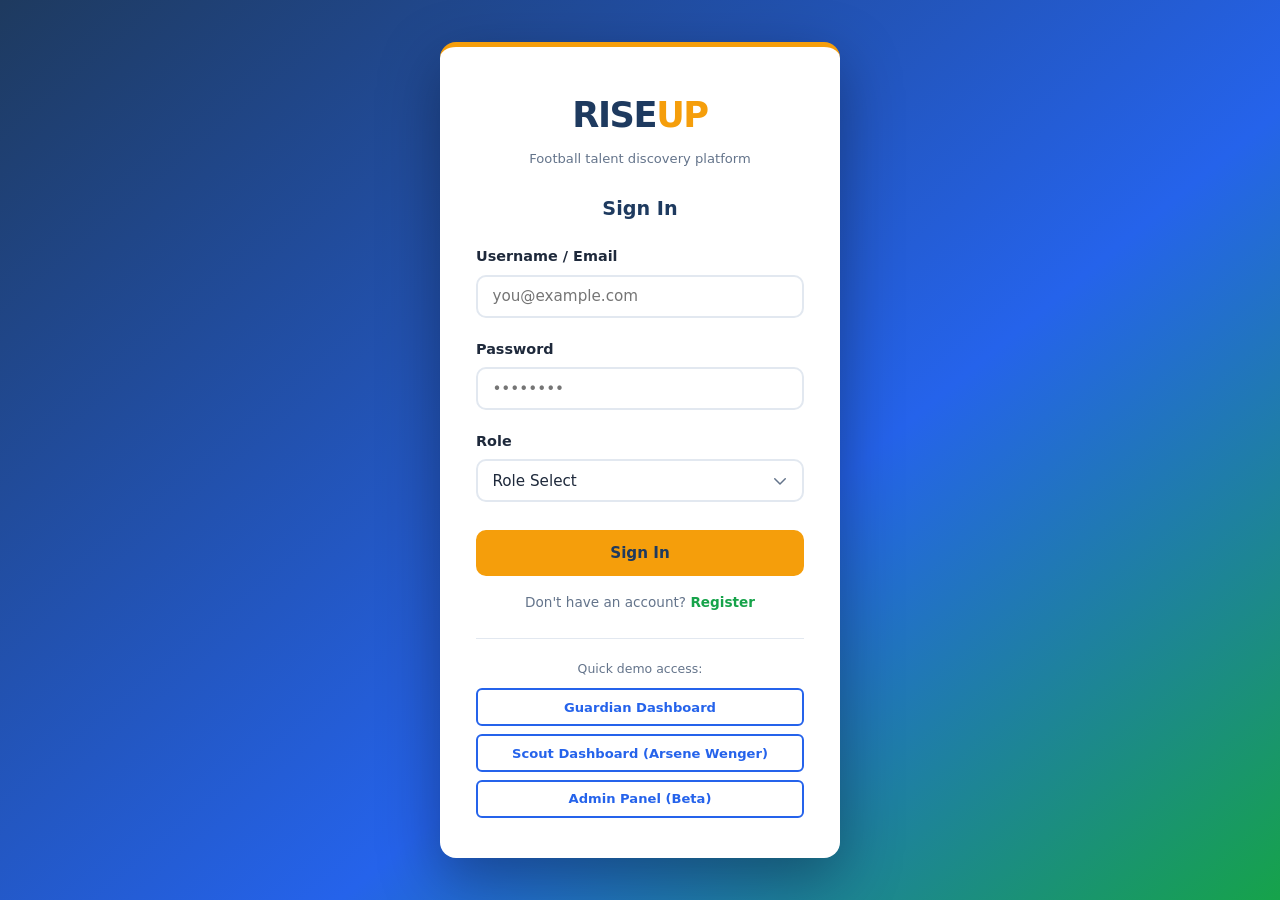
<file: login.html>
<!DOCTYPE html>
<html lang="en">
<head>
  <meta charset="UTF-8" />
  <meta name="viewport" content="width=device-width, initial-scale=1.0" />
  <title>Sign In – RiseUP</title>
  <link rel="stylesheet" href="style.css" />
  <style>
    body {
      background: linear-gradient(140deg, var(--navy) 0%, var(--blue) 60%, var(--green) 100%);
      min-height: 100vh;
      display: flex;
      align-items: center;
      justify-content: center;
      padding: 1rem;
    }
    .login-box {
      background: var(--white);
      border-radius: 16px;
      box-shadow: 0 20px 60px rgba(0,0,0,.35);
      border-top: 5px solid var(--gold);
      padding: 2.5rem 2.25rem;
      width: 100%;
      max-width: 400px;
    }
    .login-logo {
      text-align: center;
      margin-bottom: 1.75rem;
    }
    .login-logo .logo-text {
      font-size: 2.2rem;
      font-weight: 900;
      color: var(--navy);
      letter-spacing: -.04em;
    }
    .login-logo .logo-text span {
      color: var(--gold);
    }
    .login-logo p {
      font-size: .82rem;
      color: var(--text-muted);
      margin-top: .25rem;
    }
    .login-box h2 {
      font-size: 1.2rem;
      color: var(--navy);
      margin-bottom: 1.5rem;
      text-align: center;
    }
    .demo-links {
      margin-top: 1.5rem;
      border-top: 1px solid var(--grey-light);
      padding-top: 1.25rem;
    }
    .demo-links p {
      font-size: .78rem;
      color: var(--text-muted);
      text-align: center;
      margin-bottom: .6rem;
    }
    .demo-row {
      display: flex;
      gap: .5rem;
      flex-direction: column;
    }
  </style>
</head>
<body>

  <div class="login-box">
    <div class="login-logo">
      <div class="logo-text">Rise<span>UP</span></div>
      <p>Football talent discovery platform</p>
    </div>

    <h2>Sign In</h2>

    <form action="#" method="post" novalidate>

      <div class="form-group">
        <label for="email">Username / Email</label>
        <input type="email" id="email" name="email" class="form-control" placeholder="you@example.com" autocomplete="email" />
      </div>

      <div class="form-group">
        <label for="password">Password</label>
        <input type="password" id="password" name="password" class="form-control" placeholder="••••••••" autocomplete="current-password" />
      </div>

      <div class="form-group">
        <label for="role">Role</label>
        <select id="role" name="role" class="form-control">
          <option value="" disabled selected>Role Select</option>
          <option value="guardian">Guardian (Parent / Carer)</option>
          <option value="scout">Scout (Professional)</option>
          <option value="admin">Admin (Platform Staff)</option>
        </select>
      </div>

      <button type="submit" class="btn btn-primary w-full" style="justify-content:center; padding:.75rem; margin-top:.5rem; width:100%;">
        Sign In
      </button>
    </form>

    <p style="text-align:center; font-size:.85rem; margin-top:1rem; color:var(--text-muted);">
      Don't have an account? <a href="register.html" style="color:var(--green); font-weight:600;">Register</a>
    </p>

    <div class="demo-links">
      <p>Quick demo access:</p>
      <div class="demo-row">
        <a href="guardian-dashboard.html" class="btn btn-outline btn-sm" style="justify-content:center;">Guardian Dashboard</a>
        <a href="scout-dashboard.html" class="btn btn-outline btn-sm" style="justify-content:center;">Scout Dashboard (Arsene Wenger)</a>
        <a href="admin-dashboard.html" class="btn btn-outline btn-sm" style="justify-content:center;">Admin Panel (Beta)</a>
      </div>
    </div>
  </div>

</body>
</html>
</file>
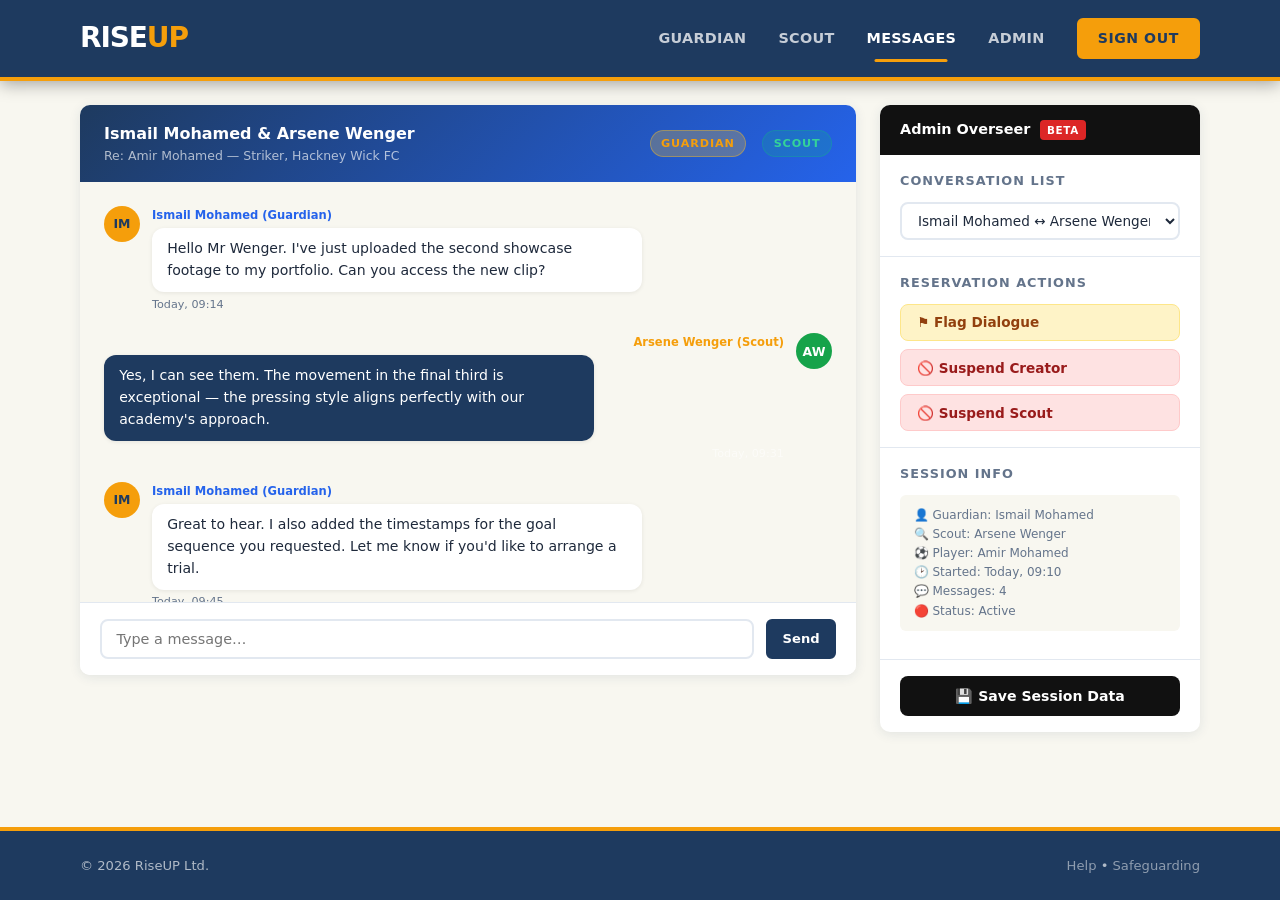
<file: messages.html>
<!DOCTYPE html>
<html lang="en">
<head>
  <meta charset="UTF-8" />
  <meta name="viewport" content="width=device-width, initial-scale=1.0" />
  <title>Messages – RiseUP</title>
  <link rel="stylesheet" href="style.css" />
  <style>
    .msg-layout {
      display: grid;
      grid-template-columns: 1fr 320px;
      gap: 1.5rem;
      padding: 1.5rem 0 2.5rem;
      align-items: start;
    }

    /* Chat panel */
    .chat-panel {
      background: var(--white);
      border-radius: var(--radius);
      box-shadow: var(--shadow);
      overflow: hidden;
      display: flex;
      flex-direction: column;
    }
    .chat-header {
      background: linear-gradient(135deg, var(--navy), var(--blue));
      padding: 1rem 1.5rem;
      display: flex;
      align-items: center;
      gap: 1rem;
    }
    .chat-header-info h3 { font-size:1rem; color:var(--white); margin:0; }
    .chat-header-info p { font-size:.78rem; color:rgba(255,255,255,.65); margin:0; }
    .chat-label {
      font-size:.7rem;
      text-transform:uppercase;
      letter-spacing:.08em;
      font-weight:700;
      padding:.2rem .65rem;
      border-radius:999px;
      flex-shrink:0;
    }
    .chat-label.guardian { background:rgba(251,191,36,.25); color:var(--gold); border:1px solid rgba(251,191,36,.4); }
    .chat-label.scout { background:rgba(16,185,129,.2); color:#34d399; border:1px solid rgba(16,185,129,.3); }

    .chat-thread {
      padding: 1.5rem;
      display: flex;
      flex-direction: column;
      gap: 1.25rem;
      min-height: 420px;
      max-height: 420px;
      overflow-y: auto;
      background: var(--light);
    }
    .msg-row { display:flex; gap:.75rem; align-items:flex-start; }
    .msg-row.right { flex-direction:row-reverse; }
    .msg-av {
      width: 36px; height: 36px;
      border-radius: 50%;
      display: grid;
      place-items: center;
      font-size:.78rem;
      font-weight:800;
      flex-shrink:0;
    }
    .msg-av.guardian { background:var(--gold); color:var(--navy); }
    .msg-av.scout { background:var(--green); color:var(--white); }
    .msg-bubble {
      max-width: 72%;
      background: var(--white);
      border-radius: 12px;
      padding: .65rem .95rem;
      box-shadow: 0 1px 4px rgba(0,0,0,.08);
    }
    .msg-row.right .msg-bubble { background: var(--navy); }
    .msg-bubble p { font-size:.88rem; color:var(--text); margin:0; line-height:1.55; }
    .msg-row.right .msg-bubble p { color:var(--white); }
    .msg-meta { font-size:.7rem; color:var(--text-muted); margin-top:.2rem; }
    .msg-row.right .msg-meta { text-align:right; color:rgba(255,255,255,.55); }
    .msg-sender { font-size:.72rem; font-weight:700; color:var(--blue); margin-bottom:.2rem; }
    .msg-row.right .msg-sender { text-align:right; color:var(--gold); }

    .chat-input-bar {
      display: flex;
      gap: .75rem;
      padding: 1rem 1.25rem;
      border-top: 1px solid var(--grey-light);
      background: var(--white);
    }
    .chat-input-bar input {
      flex: 1;
      border: 2px solid var(--grey-light);
      border-radius: 8px;
      padding: .6rem .9rem;
      font-size: .9rem;
      font-family: inherit;
      outline: none;
      transition: .2s;
    }
    .chat-input-bar input:focus { border-color: var(--blue-light); box-shadow: 0 0 0 3px rgba(220,38,38,.1); }

    /* Admin overseer panel */
    .admin-panel {
      background: var(--white);
      border-radius: var(--radius);
      box-shadow: var(--shadow);
      overflow: hidden;
      position: sticky;
      top: 80px;
    }
    .admin-panel-header {
      background: #111;
      padding: .85rem 1.25rem;
      display: flex;
      align-items: center;
      gap: .6rem;
    }
    .admin-panel-header h3 { font-size:.9rem; color:var(--white); margin:0; }
    .beta-tag {
      background: var(--red);
      color: var(--white);
      font-size: .65rem;
      font-weight: 700;
      text-transform: uppercase;
      padding: .1rem .45rem;
      border-radius: 4px;
      letter-spacing: .06em;
    }

    .admin-section { padding: 1rem 1.25rem; border-bottom: 1px solid var(--grey-light); }
    .admin-section h4 { font-size:.8rem; text-transform:uppercase; letter-spacing:.08em; color:var(--text-muted); font-weight:700; margin-bottom:.65rem; }

    .conv-select {
      width: 100%;
      border: 2px solid var(--grey-light);
      border-radius: 8px;
      padding: .5rem .75rem;
      font-size: .85rem;
      font-family: inherit;
      color: var(--text);
      background: var(--white);
      outline: none;
      cursor: pointer;
    }
    .conv-select:focus { border-color: var(--blue-light); }

    .action-btn {
      display: block;
      width: 100%;
      padding: .6rem 1rem;
      margin-bottom: .5rem;
      border: none;
      border-radius: 8px;
      font-size: .85rem;
      font-weight: 700;
      cursor: pointer;
      text-align: left;
      transition: .2s;
      font-family: inherit;
    }
    .action-btn.flag { background: #fef3c7; color: #92400e; border: 1px solid #fde68a; }
    .action-btn.flag:hover { background: #fde68a; }
    .action-btn.suspend-creator { background: #fee2e2; color: #991b1b; border: 1px solid #fecaca; }
    .action-btn.suspend-creator:hover { background: #fecaca; }
    .action-btn.suspend-scout { background: #fee2e2; color: #991b1b; border: 1px solid #fecaca; }
    .action-btn.suspend-scout:hover { background: #fecaca; }
    .action-btn:last-child { margin-bottom: 0; }

    .session-log {
      font-size: .75rem;
      color: var(--text-muted);
      background: var(--light);
      border-radius: 6px;
      padding: .65rem .85rem;
      margin-bottom: .75rem;
      line-height: 1.6;
    }
    .session-log span { display:block; }

    .save-btn {
      display: block;
      width: 100%;
      padding: .75rem;
      background: #111;
      color: var(--white);
      border: none;
      border-radius: 8px;
      font-size: .88rem;
      font-weight: 700;
      cursor: pointer;
      font-family: inherit;
      text-align: center;
      transition: .2s;
      margin: 1rem 1.25rem;
      width: calc(100% - 2.5rem);
    }
    .save-btn:hover { background: var(--navy); }

    @media(max-width:820px){
      .msg-layout { grid-template-columns:1fr; }
      .admin-panel { position:static; }
    }
  </style>
</head>
<body>

<header class="site-header">
  <div class="container">
    <div class="header-inner">
      <a href="login.html" class="logo">
        <span class="logo-text">Rise<span>UP</span></span>
      </a>
      <nav class="site-nav">
        <a href="guardian-dashboard.html">Guardian</a>
        <a href="scout-dashboard.html">Scout</a>
        <a href="messages.html" class="active">Messages</a>
        <a href="admin-dashboard.html">Admin</a>
        <a href="login.html" class="btn btn-primary nav-cta">Sign Out</a>
      </nav>
    </div>
  </div>
</header>

<main>
  <div class="container">
    <div class="msg-layout">

      <!-- Chat Panel -->
      <div class="chat-panel">
        <div class="chat-header">
          <div style="flex:1;">
            <div class="chat-header-info">
              <h3>Ismail Mohamed &amp; Arsene Wenger</h3>
              <p>Re: Amir Mohamed — Striker, Hackney Wick FC</p>
            </div>
          </div>
          <span class="chat-label guardian">Guardian</span>
          <span class="chat-label scout">Scout</span>
        </div>

        <div class="chat-thread" id="chat-thread">

          <!-- Guardian message -->
          <div class="msg-row">
            <div class="msg-av guardian">IM</div>
            <div>
              <div class="msg-sender">Ismail Mohamed (Guardian)</div>
              <div class="msg-bubble">
                <p>Hello Mr Wenger. I've just uploaded the second showcase footage to my portfolio. Can you access the new clip?</p>
              </div>
              <div class="msg-meta">Today, 09:14</div>
            </div>
          </div>

          <!-- Scout message -->
          <div class="msg-row right">
            <div class="msg-av scout">AW</div>
            <div>
              <div class="msg-sender">Arsene Wenger (Scout)</div>
              <div class="msg-bubble">
                <p>Yes, I can see them. The movement in the final third is exceptional — the pressing style aligns perfectly with our academy's approach.</p>
              </div>
              <div class="msg-meta">Today, 09:31</div>
            </div>
          </div>

          <!-- Guardian message -->
          <div class="msg-row">
            <div class="msg-av guardian">IM</div>
            <div>
              <div class="msg-sender">Ismail Mohamed (Guardian)</div>
              <div class="msg-bubble">
                <p>Great to hear. I also added the timestamps for the goal sequence you requested. Let me know if you'd like to arrange a trial.</p>
              </div>
              <div class="msg-meta">Today, 09:45</div>
            </div>
          </div>

          <!-- Scout message -->
          <div class="msg-row right">
            <div class="msg-av scout">AW</div>
            <div>
              <div class="msg-sender">Arsene Wenger (Scout)</div>
              <div class="msg-bubble">
                <p>Perfect. I'm going to flag this portfolio for the senior assessment review. Stay tuned — I'll send the trial confirmation by end of week.</p>
              </div>
              <div class="msg-meta">Today, 10:02</div>
            </div>
          </div>

        </div>

        <div class="chat-input-bar">
          <input type="text" placeholder="Type a message…" id="msg-input" />
          <button class="btn btn-navy btn-sm" onclick="sendMsg()">Send</button>
        </div>
      </div>

      <!-- Admin Overseer Panel -->
      <aside class="admin-panel">
        <div class="admin-panel-header">
          <h3>Admin Overseer</h3>
          <span class="beta-tag">BETA</span>
        </div>

        <div class="admin-section">
          <h4>Conversation List</h4>
          <select class="conv-select">
            <option>Select active session…</option>
            <option selected>Ismail Mohamed ↔ Arsene Wenger</option>
            <option>Other Guardian ↔ Other Scout</option>
          </select>
        </div>

        <div class="admin-section">
          <h4>Reservation Actions</h4>
          <button class="action-btn flag">&#9873; Flag Dialogue</button>
          <button class="action-btn suspend-creator">&#128683; Suspend Creator</button>
          <button class="action-btn suspend-scout">&#128683; Suspend Scout</button>
        </div>

        <div class="admin-section">
          <h4>Session Info</h4>
          <div class="session-log">
            <span>&#128100; Guardian: Ismail Mohamed</span>
            <span>&#128269; Scout: Arsene Wenger</span>
            <span>&#9917; Player: Amir Mohamed</span>
            <span>&#128337; Started: Today, 09:10</span>
            <span>&#128172; Messages: 4</span>
            <span>&#128308; Status: Active</span>
          </div>
        </div>

        <button class="save-btn">&#128190; Save Session Data</button>
      </aside>

    </div>
  </div>
</main>

<footer class="site-footer">
  <div class="container">
    <div class="footer-bottom" style="border-top:none; padding-top:0;">
      <span>&copy; 2026 RiseUP Ltd.</span>
      <span><a href="#" style="color:rgba(255,255,255,.5);">Help</a> &bull; <a href="#" style="color:rgba(255,255,255,.5);">Safeguarding</a></span>
    </div>
  </div>
</footer>

<script>
  function sendMsg() {
    const input = document.getElementById('msg-input');
    const text = input.value.trim();
    if (!text) return;
    const thread = document.getElementById('chat-thread');
    const row = document.createElement('div');
    row.className = 'msg-row right';
    row.innerHTML = `
      <div class="msg-av scout">AW</div>
      <div>
        <div class="msg-sender">Arsene Wenger (Scout)</div>
        <div class="msg-bubble"><p>${text.replace(/</g,'&lt;')}</p></div>
        <div class="msg-meta">Just now</div>
      </div>`;
    thread.appendChild(row);
    thread.scrollTop = thread.scrollHeight;
    input.value = '';
  }
  document.getElementById('msg-input').addEventListener('keydown', e => { if(e.key==='Enter') sendMsg(); });
</script>

</body>
</html>
</file>
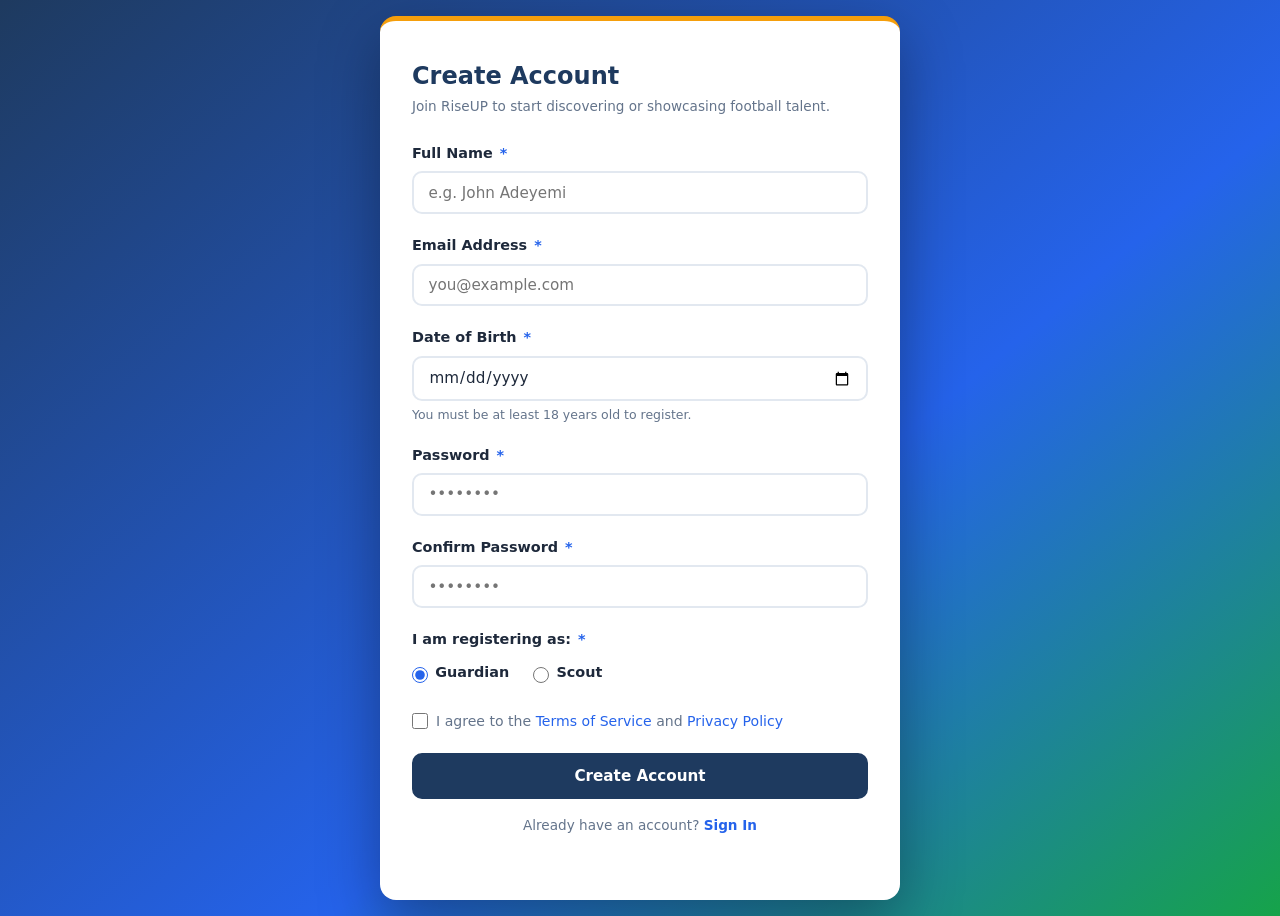
<file: register.html>
<!DOCTYPE html>
<html lang="en">
<head>
  <meta charset="UTF-8" />
  <meta name="viewport" content="width=device-width, initial-scale=1.0" />
  <title>Register – RiseUP</title>
  <link rel="stylesheet" href="style.css" />
  <style>
    body {
      background: linear-gradient(140deg, var(--navy) 0%, var(--blue) 60%, var(--green) 100%);
      min-height: 100vh;
      display: flex;
      align-items: center;
      justify-content: center;
      padding: 1rem;
    }
    .register-wrap {
      width: 100%;
      max-width: 520px;
      background: var(--white);
      border-radius: 16px;
      border-top: 5px solid var(--gold);
      box-shadow: 0 20px 60px rgba(0,0,0,.35);
      overflow: hidden;
    }
    .reg-form-panel {
      padding: 2.5rem 2rem;
    }
    .reg-form-panel h2 {
      font-size: 1.5rem;
      color: var(--navy);
      margin-bottom: .25rem;
    }
    .reg-form-panel > p {
      font-size: .85rem;
      color: var(--text-muted);
      margin-bottom: 1.5rem;
    }
    .role-checks {
      display: flex;
      gap: 1.5rem;
      margin-bottom: 1.25rem;
      flex-wrap: wrap;
    }
    .role-check-item {
      display: flex;
      align-items: center;
      gap: .45rem;
      cursor: pointer;
    }
    .role-check-item input {
      width: 16px;
      height: 16px;
      accent-color: var(--blue);
      cursor: pointer;
    }
    .role-check-item label {
      font-size: .9rem;
      font-weight: 600;
      color: var(--text);
      cursor: pointer;
    }
    .helper-text {
      font-size: .78rem;
      color: var(--text-muted);
      margin-top: .35rem;
      line-height: 1.4;
    }
  </style>
</head>
<body>

<div class="register-wrap">

  <div class="reg-form-panel">
    <h2>Create Account</h2>
    <p>Join RiseUP to start discovering or showcasing football talent.</p>

    <form action="#" method="post" novalidate>

      <div class="form-group">
        <label for="name">Full Name <span class="required">*</span></label>
        <input type="text" id="name" name="name" class="form-control" placeholder="e.g. John Adeyemi" required />
      </div>

      <div class="form-group">
        <label for="reg-email">Email Address <span class="required">*</span></label>
        <input type="email" id="reg-email" name="email" class="form-control" placeholder="you@example.com" required autocomplete="email" />
      </div>

      <div class="form-group">
        <label for="dob">Date of Birth <span class="required">*</span></label>
        <input type="date" id="dob" name="dob" class="form-control" max="2008-03-14" required />
        <p class="helper-text">You must be at least 18 years old to register.</p>
      </div>

      <div class="form-group">
        <label for="reg-password">Password <span class="required">*</span></label>
        <input type="password" id="reg-password" name="password" class="form-control" placeholder="••••••••" required autocomplete="new-password" />
      </div>

      <div class="form-group">
        <label for="confirm-password">Confirm Password <span class="required">*</span></label>
        <input type="password" id="confirm-password" name="confirm_password" class="form-control" placeholder="••••••••" required autocomplete="new-password" />
      </div>

      <div class="form-group">
        <label style="margin-bottom:.6rem;">I am registering as: <span class="required">*</span></label>
        <div class="role-checks">
          <div class="role-check-item">
            <input type="radio" id="role-guardian" name="reg_role" value="guardian" checked />
            <label for="role-guardian">Guardian</label>
          </div>
          <div class="role-check-item">
            <input type="radio" id="role-scout" name="reg_role" value="scout" />
            <label for="role-scout">Scout</label>
          </div>
        </div>
      </div>

      <div class="form-group">
        <div class="checkbox-group">
          <input type="checkbox" id="terms" name="terms" required />
          <label for="terms">I agree to the <a href="#" style="color:var(--blue);">Terms of Service</a> and <a href="#" style="color:var(--blue);">Privacy Policy</a></label>
        </div>
      </div>

      <button type="submit" class="btn btn-navy w-full" style="justify-content:center; padding:.75rem; width:100%;">
        Create Account
      </button>
    </form>

    <p style="text-align:center; font-size:.85rem; margin-top:1rem; color:var(--text-muted);">
      Already have an account? <a href="login.html" style="color:var(--blue); font-weight:600;">Sign In</a>
    </p>
  </div>

</div>

</body>
</html>
</file>
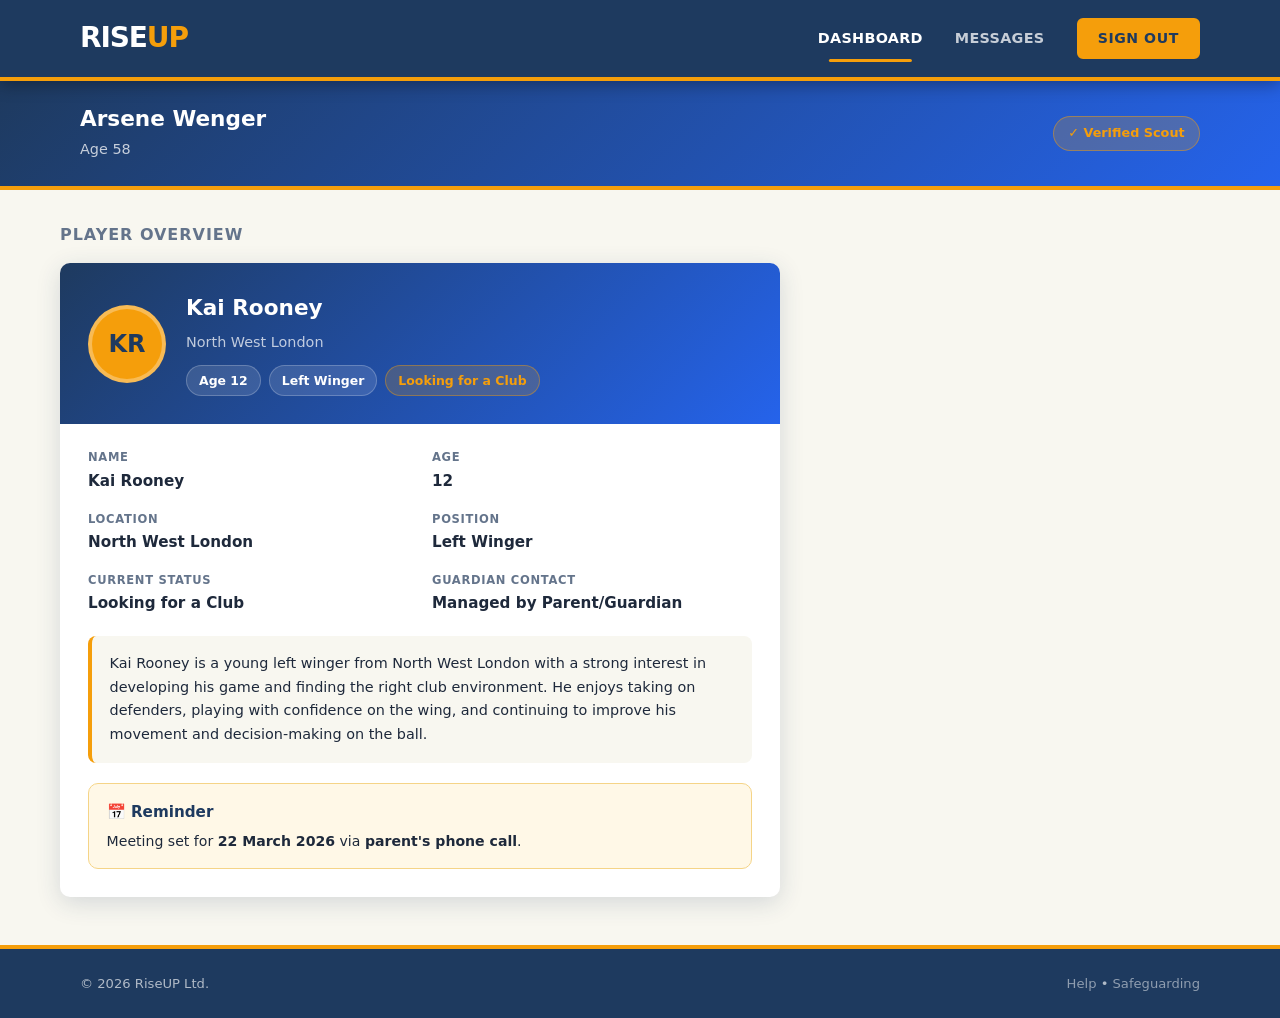
<file: scout-dashboard.html>
<!DOCTYPE html>
<html lang="en">
<head>
  <meta charset="UTF-8" />
  <meta name="viewport" content="width=device-width, initial-scale=1.0" />
  <title>Scout Dashboard – RiseUP</title>
  <link rel="stylesheet" href="style.css" />
  <style>
    .scout-banner {
      background: linear-gradient(135deg, var(--navy), var(--blue));
      border-bottom: 4px solid var(--gold);
      padding: 1.5rem 0;
    }

    .scout-banner-inner {
      display: flex;
      align-items: center;
      justify-content: space-between;
      gap: 1rem;
      flex-wrap: wrap;
    }

    .scout-banner-left h2 {
      margin: 0;
      color: var(--white);
      font-size: 1.35rem;
      font-weight: 800;
    }

    .scout-banner-left p {
      margin: 0.35rem 0 0;
      color: rgba(255,255,255,0.75);
      font-size: 0.9rem;
    }

    .verified-badge {
      display: inline-flex;
      align-items: center;
      gap: 0.35rem;
      background: rgba(245,158,11,.2);
      border: 1px solid rgba(245,158,11,.45);
      color: var(--gold);
      font-size: 0.8rem;
      font-weight: 700;
      padding: 0.4rem 0.9rem;
      border-radius: 999px;
    }

    .scout-page {
      padding: 2rem 0 3rem;
    }

    .section-title {
      font-size: 1rem;
      color: var(--text-muted);
      font-weight: 700;
      text-transform: uppercase;
      letter-spacing: .06em;
      margin-bottom: 1rem;
    }

    .player-card {
      max-width: 720px;
      background: var(--white);
      border-radius: var(--radius);
      box-shadow: var(--shadow-md);
      overflow: hidden;
    }

    .player-card-header {
      background: linear-gradient(135deg, var(--navy), var(--blue));
      padding: 1.75rem;
      display: flex;
      align-items: center;
      gap: 1.25rem;
    }

    .player-avatar {
      width: 78px;
      height: 78px;
      border-radius: 50%;
      background: var(--gold);
      color: var(--navy);
      font-size: 1.5rem;
      font-weight: 900;
      display: grid;
      place-items: center;
      border: 4px solid rgba(255,255,255,.3);
      flex-shrink: 0;
    }

    .player-card-header h3 {
      margin: 0;
      color: var(--white);
      font-size: 1.35rem;
      font-weight: 800;
    }

    .player-card-header p {
      margin: 0.35rem 0 0;
      color: rgba(255,255,255,.72);
      font-size: 0.9rem;
    }

    .player-tags {
      display: flex;
      flex-wrap: wrap;
      gap: 0.5rem;
      margin-top: 0.7rem;
    }

    .player-tag {
      display: inline-block;
      padding: 0.28rem 0.75rem;
      border-radius: 999px;
      font-size: 0.78rem;
      font-weight: 700;
      color: var(--white);
      background: rgba(255,255,255,.12);
      border: 1px solid rgba(255,255,255,.22);
    }

    .player-tag.gold {
      color: var(--gold);
      background: rgba(245,158,11,.18);
      border-color: rgba(245,158,11,.4);
    }

    .player-card-body {
      padding: 1.5rem 1.75rem 1.75rem;
    }

    .player-details {
      display: grid;
      grid-template-columns: 1fr 1fr;
      gap: 1rem 1.5rem;
      margin-bottom: 1.25rem;
    }

    .detail-item {
      display: flex;
      flex-direction: column;
      gap: 0.15rem;
    }

    .detail-item .label {
      font-size: 0.72rem;
      text-transform: uppercase;
      letter-spacing: .06em;
      color: var(--text-muted);
      font-weight: 700;
    }

    .detail-item .value {
      font-size: 0.95rem;
      color: var(--text);
      font-weight: 600;
    }

    .about-box {
      background: var(--light);
      border-left: 4px solid var(--gold);
      border-radius: 8px;
      padding: 1rem 1.1rem;
      color: var(--text);
      font-size: 0.9rem;
      line-height: 1.65;
      margin-bottom: 1.25rem;
    }

    .reminder-box {
      background: #fff8e7;
      border: 1px solid #f5d487;
      border-radius: 10px;
      padding: 1rem 1.1rem;
    }

    .reminder-box h4 {
      margin: 0 0 0.35rem;
      font-size: 0.95rem;
      color: var(--navy);
      font-weight: 800;
    }

    .reminder-box p {
      margin: 0;
      font-size: 0.88rem;
      color: var(--text);
      line-height: 1.6;
    }

    @media (max-width: 640px) {
      .player-card-header {
        flex-direction: column;
        align-items: flex-start;
      }

      .player-details {
        grid-template-columns: 1fr;
      }
    }
  </style>
</head>
<body>

<header class="site-header">
  <div class="container">
    <div class="header-inner">
      <a href="login.html" class="logo"><span class="logo-text">Rise<span>UP</span></span></a>
      <nav class="site-nav">
        <a href="scout-dashboard.html" class="active">Dashboard</a>
        <a href="messages.html">Messages</a>
        <a href="login.html" class="nav-cta">Sign Out</a>
      </nav>
    </div>
  </div>
</header>

<div class="scout-banner">
  <div class="container">
    <div class="scout-banner-inner">
      <div class="scout-banner-left">
        <h2>Arsene Wenger</h2>
        <p>Age 58</p>
      </div>
      <span class="verified-badge">&#10003; Verified Scout</span>
    </div>
  </div>
</div>

<main>
  <div class="container scout-page">
    <div class="section-title">Player Overview</div>

    <div class="player-card">
      <div class="player-card-header">
        <div class="player-avatar">KR</div>
        <div>
          <h3>Kai Rooney</h3>
          <p>North West London</p>
          <div class="player-tags">
            <span class="player-tag">Age 12</span>
            <span class="player-tag">Left Winger</span>
            <span class="player-tag gold">Looking for a Club</span>
          </div>
        </div>
      </div>

      <div class="player-card-body">
        <div class="player-details">
          <div class="detail-item">
            <span class="label">Name</span>
            <span class="value">Kai Rooney</span>
          </div>
          <div class="detail-item">
            <span class="label">Age</span>
            <span class="value">12</span>
          </div>
          <div class="detail-item">
            <span class="label">Location</span>
            <span class="value">North West London</span>
          </div>
          <div class="detail-item">
            <span class="label">Position</span>
            <span class="value">Left Winger</span>
          </div>
          <div class="detail-item">
            <span class="label">Current Status</span>
            <span class="value">Looking for a Club</span>
          </div>
          <div class="detail-item">
            <span class="label">Guardian Contact</span>
            <span class="value">Managed by Parent/Guardian</span>
          </div>
        </div>

        <div class="about-box">
          Kai Rooney is a young left winger from North West London with a strong interest in developing his game and finding the right club environment. He enjoys taking on defenders, playing with confidence on the wing, and continuing to improve his movement and decision-making on the ball.
        </div>

        <div class="reminder-box">
          <h4>&#128197; Reminder</h4>
          <p>
            Meeting set for <strong>22 March 2026</strong> via <strong>parent's phone call</strong>.
          </p>
        </div>
      </div>
    </div>
  </div>
</main>

<footer class="site-footer">
  <div class="container">
    <div class="footer-bottom" style="border-top:none;padding-top:0;">
      <span>&copy; 2026 RiseUP Ltd.</span>
      <span><a href="#" style="color:rgba(255,255,255,.5);">Help</a> &bull; <a href="#" style="color:rgba(255,255,255,.5);">Safeguarding</a></span>
    </div>
  </div>
</footer>

</body>
</html>
</file>
<file: style.css>
/* RiseUP – Gold · Blue · Green theme */

:root {
  --navy:       #1e3a5f;
  --blue:       #2563eb;
  --blue-light: #3b82f6;
  --green:      #16a34a;
  --green-light:#22c55e;
  --gold:       #f59e0b;
  --gold-dark:  #d97706;
  --light:      #f8f7f0;
  --white:      #ffffff;
  --grey:       #64748b;
  --grey-light: #e2e8f0;
  --red:        #dc2626;
  --text:       #1e293b;
  --text-muted: #64748b;
  --radius:     10px;
  --shadow:     0 2px 12px rgba(30,58,95,.10);
  --shadow-md:  0 6px 24px rgba(30,58,95,.16);
  --transition: .2s ease;
}

/* Reset */
*, *::before, *::after { box-sizing: border-box; margin: 0; padding: 0; }
html { scroll-behavior: smooth; }
body {
  font-family: 'Segoe UI', system-ui, sans-serif;
  font-size: 16px; line-height: 1.6;
  color: var(--text); background: var(--light);
  min-height: 100vh; display: flex; flex-direction: column;
}
img { max-width: 100%; display: block; }
a { color: var(--blue); text-decoration: none; }
a:hover { text-decoration: underline; }
ul { list-style: none; }
h1 { font-size: clamp(1.8rem,4vw,2.8rem); font-weight:800; line-height:1.2; }
h2 { font-size: clamp(1.4rem,3vw,2rem);   font-weight:700; line-height:1.3; }
h3 { font-size:1.2rem; font-weight:700; }
h4 { font-size:1rem;   font-weight:600; }
p  { color: var(--text-muted); }

/* Layout */
.container { width:100%; max-width:1160px; margin-inline:auto; padding-inline:1.25rem; }
.main-content { min-width:0; }
.mb-3 { margin-bottom:1.5rem; }

/* Buttons */
.btn {
  display:inline-flex; align-items:center; gap:.45rem;
  padding:.65rem 1.4rem; font-size:.95rem; font-weight:600;
  border-radius:var(--radius); border:2px solid transparent;
  cursor:pointer; transition:var(--transition);
  text-decoration:none; white-space:nowrap; font-family:inherit;
}
.btn:hover { text-decoration:none; }
.btn-primary  { background:var(--gold);  color:var(--navy);  border-color:var(--gold); }
.btn-primary:hover { background:var(--gold-dark); border-color:var(--gold-dark); color:var(--white); }
.btn-navy     { background:var(--navy);  color:var(--white); border-color:var(--navy); }
.btn-navy:hover { background:var(--blue); border-color:var(--blue); }
.btn-outline  { background:transparent; color:var(--blue);  border-color:var(--blue); }
.btn-outline:hover { background:var(--blue); color:var(--white); }
.btn-danger   { background:var(--red); color:var(--white); border-color:var(--red); }
.btn-danger:hover { opacity:.85; }
.btn-sm { padding:.4rem .9rem; font-size:.82rem; border-radius:6px; }
.btn-lg { padding:.85rem 2rem; font-size:1.05rem; }

/* Header */
.site-header {
  background:var(--navy); color:var(--white);
  position:sticky; top:0; z-index:100;
  box-shadow:0 3px 16px rgba(0,0,0,.35);
  border-bottom:4px solid var(--gold);
}
.header-inner { display:flex; align-items:center; justify-content:space-between; padding-block:1rem; }
.logo { text-decoration:none; }
.logo-text { font-size:1.75rem; font-weight:900; letter-spacing:-.04em; text-transform:uppercase; color:var(--white); }
.logo-text span { color:var(--gold); }
.logo:hover { opacity:.9; text-decoration:none; }

.site-nav { display:flex; align-items:center; gap:0; }
.site-nav a {
  color:rgba(255,255,255,.75); font-size:.9rem; font-weight:600;
  letter-spacing:.02em; text-transform:uppercase; text-decoration:none;
  padding:.5rem 1rem; position:relative; transition:color var(--transition);
}
.site-nav a::after {
  content:''; position:absolute; bottom:-4px; left:50%;
  transform:translateX(-50%) scaleX(0);
  width:60%; height:3px; background:var(--gold);
  border-radius:2px; transition:transform var(--transition);
}
.site-nav a:hover { color:var(--white); text-decoration:none; }
.site-nav a:hover::after, .site-nav a.active::after { transform:translateX(-50%) scaleX(1); }
.site-nav a.active { color:var(--white); }
.site-nav .nav-cta {
  margin-left:1rem; background:var(--gold); color:var(--navy);
  border:2px solid var(--gold); border-radius:6px;
  padding:.45rem 1.2rem; font-size:.88rem; font-weight:700;
  letter-spacing:.04em; text-transform:uppercase;
}
.site-nav .nav-cta:hover { background:var(--gold-dark); border-color:var(--gold-dark); color:var(--white); }
.site-nav .nav-cta::after { display:none; }

/* Footer */
.site-footer { background:var(--navy); color:rgba(255,255,255,.65); padding-block:1.5rem; margin-top:auto; border-top:4px solid var(--gold); }
.footer-bottom { display:flex; justify-content:space-between; align-items:center; font-size:.82rem; }

/* Cards */
.card { background:var(--white); border-radius:var(--radius); box-shadow:var(--shadow); padding:1.5rem; }
.card-header {
  display:flex; justify-content:space-between; align-items:center;
  margin-bottom:1.25rem; padding-bottom:.75rem; border-bottom:2px solid var(--grey-light);
}

/* Stat cards */
.stat-grid { display:grid; grid-template-columns:repeat(auto-fit,minmax(160px,1fr)); gap:1.2rem; margin-bottom:2rem; }
.stat-card {
  background:var(--white); border-radius:var(--radius); padding:1.4rem 1.2rem;
  box-shadow:var(--shadow); border-left:4px solid var(--blue);
  display:flex; align-items:center; gap:1rem;
}
.stat-card.gold  { border-left-color:var(--gold); }
.stat-card.green { border-left-color:var(--green); }
.stat-card.red   { border-left-color:var(--red); }
.stat-icon { width:48px; height:48px; border-radius:50%; background:var(--light); display:grid; place-items:center; font-size:1.35rem; flex-shrink:0; }
.stat-value { font-size:1.75rem; font-weight:800; color:var(--text); line-height:1; }
.stat-label { font-size:.8rem; color:var(--text-muted); margin-top:.2rem; }

/* Badges */
.badge { display:inline-flex; align-items:center; gap:.3rem; padding:.2rem .7rem; border-radius:999px; font-size:.78rem; font-weight:700; text-transform:uppercase; letter-spacing:.04em; }
.badge-pending  { background:#fef3c7; color:#92400e; }
.badge-approved { background:#dcfce7; color:#166534; }
.badge-flagged  { background:#fee2e2; color:#991b1b; }
.badge-verified { background:#dbeafe; color:#1e40af; }
.badge-new      { background:#dbeafe; color:#1e40af; border:1px solid #93c5fd; }

/* Tables */
.table-wrap { overflow-x:auto; border-radius:var(--radius); }
table { width:100%; border-collapse:collapse; background:var(--white); }
thead th { background:var(--navy); color:var(--white); padding:.8rem 1rem; font-size:.83rem; font-weight:600; text-transform:uppercase; letter-spacing:.05em; text-align:left; white-space:nowrap; }
tbody tr { border-bottom:1px solid var(--grey-light); transition:background var(--transition); }
tbody tr:last-child { border-bottom:none; }
tbody tr:hover { background:#eff6ff; }
td { padding:.85rem 1rem; font-size:.92rem; color:var(--text); vertical-align:middle; }
td p { color:var(--text-muted); font-size:.82rem; margin:0; }
.td-actions { display:flex; gap:.5rem; flex-wrap:wrap; }

/* Forms */
.form-group { margin-bottom:1.25rem; }
.form-group label { display:block; font-size:.9rem; font-weight:600; color:var(--text); margin-bottom:.4rem; }
.required { color:var(--blue); margin-left:2px; }
.form-control {
  width:100%; padding:.65rem .9rem; font-size:.95rem;
  border:2px solid var(--grey-light); border-radius:var(--radius);
  color:var(--text); background:var(--white);
  transition:border-color var(--transition), box-shadow var(--transition);
  font-family:inherit; -webkit-appearance:none; appearance:none;
}
.form-control:focus { outline:none; border-color:var(--blue-light); box-shadow:0 0 0 3px rgba(37,99,235,.12); }
textarea.form-control { resize:vertical; min-height:110px; }
select.form-control {
  background-image:url("data:image/svg+xml,%3Csvg xmlns='http://www.w3.org/2000/svg' fill='none' viewBox='0 0 24 24' stroke='%2364748b' stroke-width='2'%3E%3Cpath stroke-linecap='round' stroke-linejoin='round' d='M19 9l-7 7-7-7'/%3E%3C/svg%3E");
  background-repeat:no-repeat; background-position:right .8rem center; background-size:18px; padding-right:2.5rem;
}
.form-hint { font-size:.8rem; color:var(--text-muted); margin-top:.3rem; }
.form-row   { display:grid; grid-template-columns:1fr 1fr; gap:1rem; }
.form-row-3 { display:grid; grid-template-columns:1fr 1fr 1fr; gap:1rem; }
.form-section-title { display:inline-block; font-size:1rem; font-weight:700; color:var(--navy); padding-bottom:.5rem; border-bottom:2px solid var(--gold); margin-bottom:1.25rem; }
.form-actions { display:flex; gap:.75rem; justify-content:flex-end; padding-top:1rem; border-top:1px solid var(--grey-light); margin-top:1.5rem; }
.file-drop {
  border:2px dashed var(--blue-light); border-radius:var(--radius); padding:2.5rem 1.5rem;
  text-align:center; background:#eff6ff; cursor:pointer; position:relative;
  transition:border-color var(--transition), background var(--transition);
}
.file-drop:hover { border-color:var(--blue); background:#dbeafe; }
.file-drop .file-icon { font-size:2.5rem; margin-bottom:.75rem; }
.file-drop p { color:var(--text-muted); font-size:.9rem; margin-top:.35rem; }
.file-drop input[type="file"] { position:absolute; opacity:0; width:100%; height:100%; top:0; left:0; cursor:pointer; }
.checkbox-group { display:flex; align-items:center; gap:.5rem; }
.checkbox-group input[type="checkbox"] { width:16px; height:16px; cursor:pointer; }
.checkbox-group label { font-size:.88rem; font-weight:400; color:var(--text-muted); cursor:pointer; margin:0; }

/* Page hero */
.page-hero { background:linear-gradient(135deg,var(--navy) 0%,var(--blue) 100%); color:var(--white); padding:2.5rem 0; margin-bottom:2rem; }
.page-hero h1 { color:var(--white); }
.page-hero p  { color:rgba(255,255,255,.75); margin-top:.4rem; }
.breadcrumb { display:flex; gap:.5rem; align-items:center; font-size:.83rem; color:rgba(255,255,255,.6); margin-bottom:.6rem; }
.breadcrumb a { color:var(--gold); }
.breadcrumb a:hover { text-decoration:underline; }

/* Auth pages */
.auth-wrap { min-height:100vh; display:grid; grid-template-columns:1fr 1fr; }
.auth-brand {
  background:linear-gradient(140deg,var(--navy) 0%,var(--blue) 100%);
  display:flex; flex-direction:column; justify-content:center; align-items:center;
  padding:3rem 2.5rem; text-align:center; color:var(--white);
}
.auth-brand .brand-logo { font-size:2.5rem; font-weight:900; color:var(--white); }
.auth-brand .brand-logo span { color:var(--gold); }
.auth-brand p { color:rgba(255,255,255,.7); margin-top:.75rem; max-width:340px; }
.auth-brand .brand-features { margin-top:2.5rem; text-align:left; width:100%; max-width:340px; }
.auth-brand .brand-feat { display:flex; align-items:center; gap:.75rem; margin-bottom:1.1rem; font-size:.9rem; color:rgba(255,255,255,.8); }
.auth-brand .brand-feat .bf-icon { width:36px; height:36px; border-radius:8px; background:rgba(245,158,11,.2); border:1px solid rgba(245,158,11,.35); display:grid; place-items:center; color:var(--gold); flex-shrink:0; }
.auth-form-wrap { display:flex; align-items:center; justify-content:center; padding:3rem 2.5rem; background:var(--light); }
.auth-form-inner { width:100%; max-width:420px; }
.auth-form-inner h1 { font-size:1.75rem; color:var(--navy); }
.auth-form-inner p  { margin-top:.25rem; margin-bottom:2rem; }
.auth-divider { display:flex; align-items:center; gap:.75rem; margin-block:1.25rem; color:var(--text-muted); font-size:.82rem; }
.auth-divider::before, .auth-divider::after { content:''; flex:1; height:1px; background:var(--grey-light); }
.auth-footer { text-align:center; margin-top:1.5rem; font-size:.88rem; }

/* Responsive */
@media (max-width:900px) {
  .auth-wrap { grid-template-columns:1fr; }
  .auth-brand { display:none; }
  .form-row-3 { grid-template-columns:1fr 1fr; }
}
@media (max-width:600px) {
  .form-row, .form-row-3 { grid-template-columns:1fr; }
  .form-actions { flex-direction:column; }
  .form-actions .btn { width:100%; justify-content:center; }
  .stat-grid { grid-template-columns:1fr 1fr; }
  .site-nav { display:none; position:absolute; top:100%; left:0; right:0; background:var(--navy); flex-direction:column; padding-bottom:1rem; box-shadow:0 8px 24px rgba(0,0,0,.3); }
  .site-nav a { padding:.75rem 1.5rem; display:block; }
  .site-nav .nav-cta { margin:.5rem 1.5rem 0; }
  .site-header { position:relative; }
  .header-inner { flex-wrap:wrap; }
}
</file>
